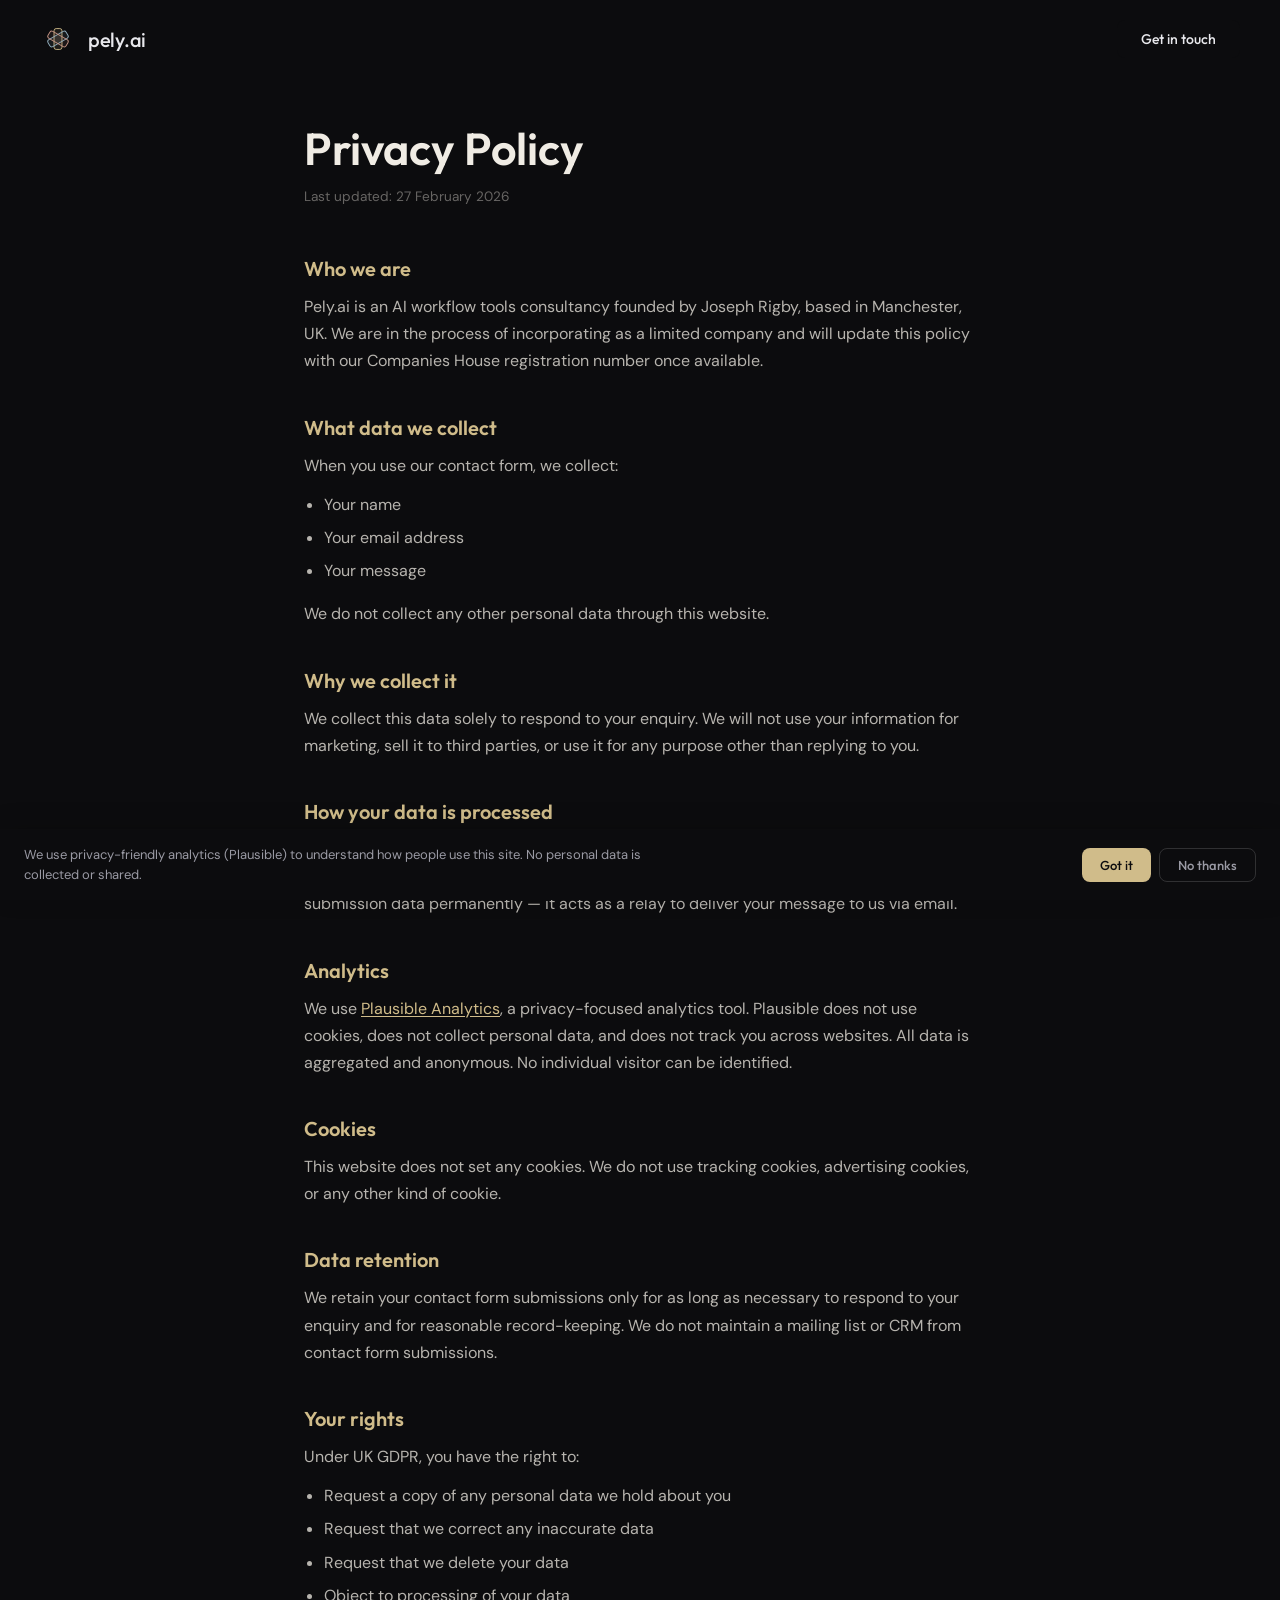
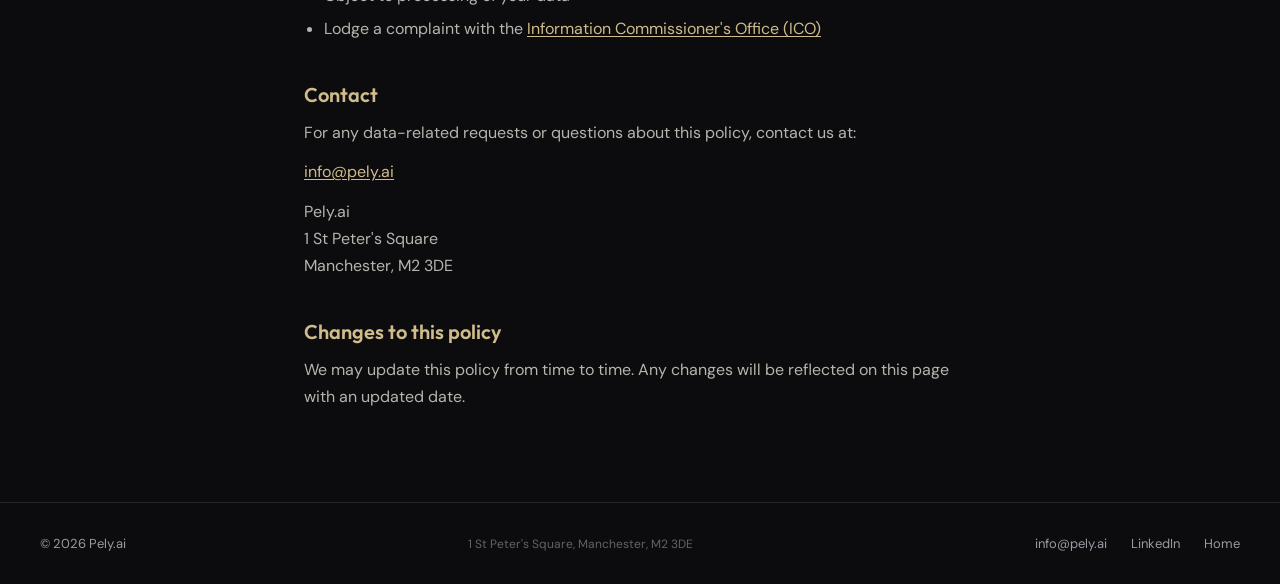
<file: privacy-policy.html>
<!DOCTYPE html>
<html lang="en">
<head>
<meta charset="UTF-8">
<meta name="viewport" content="width=device-width, initial-scale=1.0">
<title>Privacy Policy — Pely.ai</title>
<link rel="icon" type="image/png" href="favicon.png">
<link rel="apple-touch-icon" href="apple-touch-icon.png">
<link rel="preconnect" href="https://fonts.googleapis.com">
<link rel="preconnect" href="https://fonts.gstatic.com" crossorigin>
<link rel="canonical" href="https://pely.ai/privacy-policy.html">
<meta name="description" content="Pely.ai privacy policy. How we collect, use, and protect your personal data.">
<meta name="author" content="Pely.ai">
<meta name="geo.region" content="GB-MAN">
<meta name="geo.placename" content="Manchester">
<meta property="og:title" content="Privacy Policy — Pely.ai">
<meta property="og:description" content="How we collect, use, and protect your personal data.">
<meta property="og:type" content="website">
<meta property="og:url" content="https://pely.ai/privacy-policy">
<meta property="og:image" content="https://pely.ai/og-image.png">
<meta property="og:image:width" content="1200">
<meta property="og:image:height" content="630">
<meta name="twitter:card" content="summary_large_image">
<meta name="twitter:title" content="Privacy Policy — Pely.ai">
<meta name="twitter:description" content="How we collect, use, and protect your personal data.">
<meta name="theme-color" content="#0C0C0E">
<!-- Privacy-friendly analytics by Plausible -->
<script async src="https://plausible.io/js/pa-xqBqrFytfJUsaE7CxdEYX.js"></script>
<script>
  window.plausible=window.plausible||function(){(plausible.q=plausible.q||[]).push(arguments)},plausible.init=plausible.init||function(i){plausible.o=i||{}};
  plausible.init()
</script>
<link href="https://fonts.googleapis.com/css2?family=Outfit:wght@300;400;500;600;700&family=DM+Sans:ital,opsz,wght@0,9..40,300;0,9..40,400;0,9..40,500;1,9..40,400&display=swap" rel="stylesheet">
<link rel="stylesheet" href="styles.css">
<style>
  body { background: #0C0C0E; color: var(--text-light); }
  nav .nav-logo { color: var(--text-light); }
  nav .nav-wordmark { color: var(--text-light); }
  nav.scrolled { background: rgba(12,12,14,0.85); border-bottom-color: rgba(255,255,255,0.06); }
  .privacy-page {
    max-width: 720px;
    margin: 0 auto;
    padding: 120px 24px 80px;
  }
  .privacy-page h1 {
    font-family: 'Outfit', sans-serif;
    font-size: clamp(2rem, 4vw, 2.8rem);
    font-weight: 600;
    color: #f0ece4;
    margin-bottom: 8px;
  }
  .privacy-page .last-updated {
    color: rgba(240, 236, 228, 0.4);
    font-size: 0.85rem;
    margin-bottom: 48px;
  }
  .privacy-page h2 {
    font-family: 'Outfit', sans-serif;
    font-size: 1.25rem;
    font-weight: 600;
    color: #D0BC8A;
    margin-top: 40px;
    margin-bottom: 12px;
  }
  .privacy-page p,
  .privacy-page li {
    font-family: 'DM Sans', sans-serif;
    color: rgba(240, 236, 228, 0.75);
    font-size: 1rem;
    line-height: 1.7;
    margin-bottom: 12px;
  }
  .privacy-page ul {
    padding-left: 20px;
    margin-bottom: 16px;
  }
  .privacy-page li {
    margin-bottom: 6px;
  }
  .privacy-page a {
    color: #D0BC8A;
    text-decoration: underline;
    text-underline-offset: 2px;
  }
  .privacy-page a:hover {
    color: #f0ece4;
  }
</style>
</head>
<body>

<!-- NAV -->
<nav id="nav" aria-label="Main navigation">
  <a href="/" class="nav-logo" aria-label="Pely.ai home">
    <svg width="36" height="36" role="img" aria-label="Pely.ai logo" viewBox="0 0 200 200">
      <rect x="78" y="42" width="44" height="116" rx="12" transform="rotate(0 100 100)" stroke="#D0BC8A" stroke-width="5" fill="#D0BC8A" fill-opacity="0.09"/>
      <rect x="78" y="42" width="44" height="116" rx="12" transform="rotate(60 100 100)" stroke="#94B0C0" stroke-width="5" fill="#94B0C0" fill-opacity="0.09"/>
      <rect x="78" y="42" width="44" height="116" rx="12" transform="rotate(120 100 100)" stroke="#C49484" stroke-width="5" fill="#C49484" fill-opacity="0.09"/>
    </svg>
    <span class="nav-wordmark">pely.ai</span>
  </a>
  <a href="/#contact" class="nav-cta" aria-label="Get in touch — go to contact form">Get in touch</a>
</nav>

<main class="privacy-page">
  <h1>Privacy Policy</h1>
  <p class="last-updated">Last updated: 27 February 2026</p>

  <h2>Who we are</h2>
  <p>Pely.ai is an AI workflow tools consultancy founded by Joseph Rigby, based in Manchester, UK. We are in the process of incorporating as a limited company and will update this policy with our Companies House registration number once available.</p>

  <h2>What data we collect</h2>
  <p>When you use our contact form, we collect:</p>
  <ul>
    <li>Your name</li>
    <li>Your email address</li>
    <li>Your message</li>
  </ul>
  <p>We do not collect any other personal data through this website.</p>

  <h2>Why we collect it</h2>
  <p>We collect this data solely to respond to your enquiry. We will not use your information for marketing, sell it to third parties, or use it for any purpose other than replying to you.</p>

  <h2>How your data is processed</h2>
  <p>Our contact form is powered by <a href="https://formsubmit.co/" target="_blank" rel="noopener">FormSubmit</a>, a form submission service. When you submit the form, your data is forwarded directly to <strong>info@pely.ai</strong>. FormSubmit does not store your submission data permanently — it acts as a relay to deliver your message to us via email.</p>

  <h2>Analytics</h2>
  <p>We use <a href="https://plausible.io/" target="_blank" rel="noopener">Plausible Analytics</a>, a privacy-focused analytics tool. Plausible does not use cookies, does not collect personal data, and does not track you across websites. All data is aggregated and anonymous. No individual visitor can be identified.</p>

  <h2>Cookies</h2>
  <p>This website does not set any cookies. We do not use tracking cookies, advertising cookies, or any other kind of cookie.</p>

  <h2>Data retention</h2>
  <p>We retain your contact form submissions only for as long as necessary to respond to your enquiry and for reasonable record-keeping. We do not maintain a mailing list or CRM from contact form submissions.</p>

  <h2>Your rights</h2>
  <p>Under UK GDPR, you have the right to:</p>
  <ul>
    <li>Request a copy of any personal data we hold about you</li>
    <li>Request that we correct any inaccurate data</li>
    <li>Request that we delete your data</li>
    <li>Object to processing of your data</li>
    <li>Lodge a complaint with the <a href="https://ico.org.uk/" target="_blank" rel="noopener">Information Commissioner's Office (ICO)</a></li>
  </ul>

  <h2>Contact</h2>
  <p>For any data-related requests or questions about this policy, contact us at:</p>
  <p><a href="mailto:info@pely.ai">info@pely.ai</a></p>
  <p>Pely.ai<br>1 St Peter's Square<br>Manchester, M2 3DE</p>

  <h2>Changes to this policy</h2>
  <p>We may update this policy from time to time. Any changes will be reflected on this page with an updated date.</p>
</main>

<footer class="footer-bottom">
  <span>&copy; 2026 Pely.ai</span>
  <address class="footer-address">1 St Peter's Square, Manchester, M2 3DE</address>
  <div class="footer-links">
    <a href="mailto:info@pely.ai">info@pely.ai</a>
    <a href="https://linkedin.com/in/" target="_blank" rel="noopener" aria-label="LinkedIn profile">LinkedIn</a>
    <a href="/" aria-label="Back to home page">Home</a>
  </div>
</footer>

<!-- Cookie consent banner -->
<div class="cookie-banner" id="cookie-banner" hidden>
  <p>We use privacy-friendly analytics (Plausible) to understand how people use this site. No personal data is collected or shared.</p>
  <div class="cookie-actions">
    <button class="cookie-accept" id="cookie-accept">Got it</button>
    <button class="cookie-decline" id="cookie-decline">No thanks</button>
  </div>
</div>

<script defer src="main.js"></script>
</body>
</html>
</file>
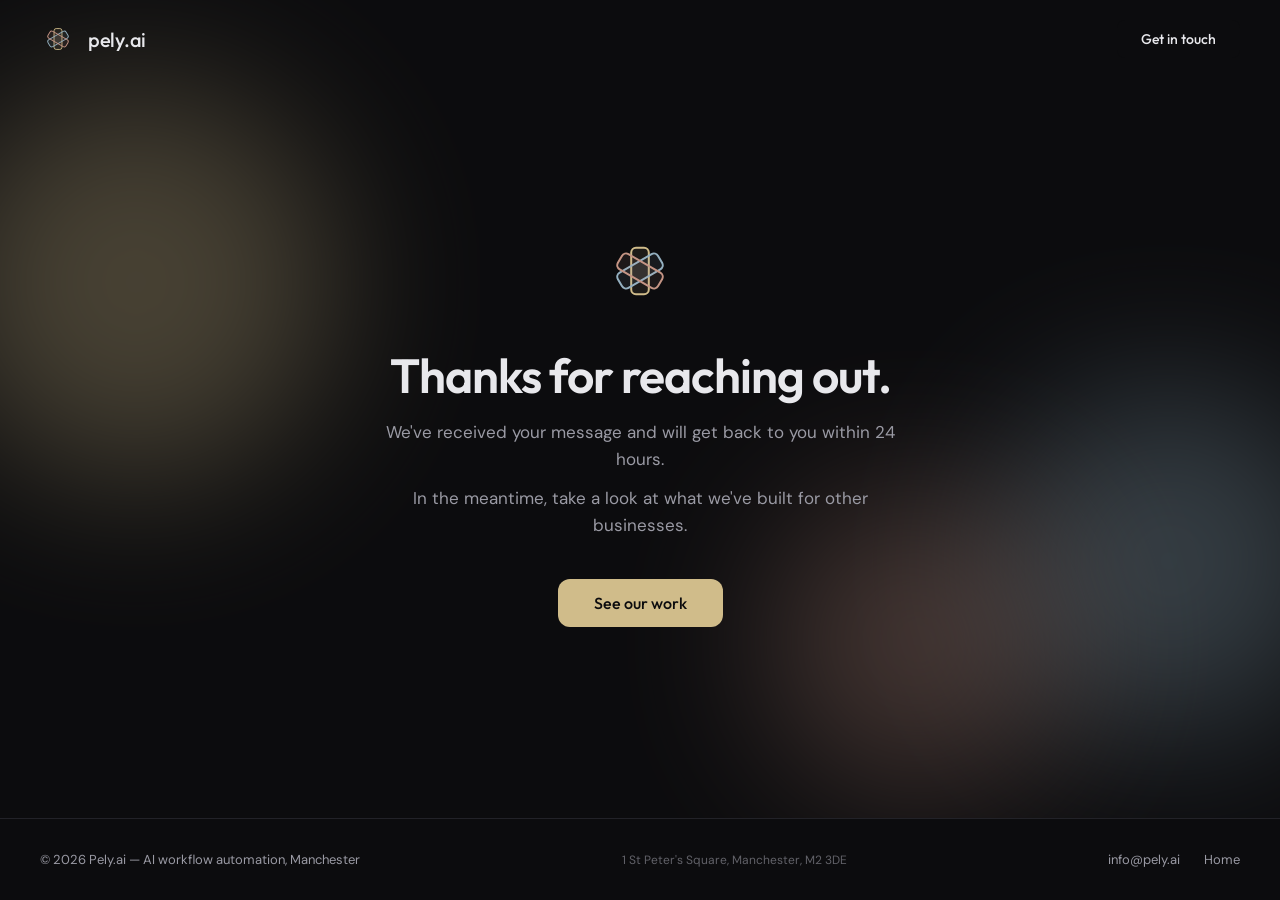
<file: thank-you.html>
<!DOCTYPE html>
<html lang="en">
<head>
<meta charset="UTF-8">
<meta name="viewport" content="width=device-width, initial-scale=1.0">
<meta name="theme-color" content="#0C0C0E">
<title>Thanks for reaching out — Pely.ai</title>
<link rel="icon" type="image/png" href="favicon.png">
<link rel="apple-touch-icon" href="apple-touch-icon.png">
<link rel="canonical" href="https://pely.ai/thank-you">
<meta name="robots" content="noindex">
<!-- Privacy-friendly analytics by Plausible -->
<script async src="https://plausible.io/js/pa-xqBqrFytfJUsaE7CxdEYX.js"></script>
<script>
  window.plausible=window.plausible||function(){(plausible.q=plausible.q||[]).push(arguments)},plausible.init=plausible.init||function(i){plausible.o=i||{}};
  plausible.init()
</script>
<link rel="preconnect" href="https://fonts.googleapis.com">
<link rel="preconnect" href="https://fonts.gstatic.com" crossorigin>
<link href="https://fonts.googleapis.com/css2?family=Outfit:wght@300;400;500;600;700&family=DM+Sans:ital,opsz,wght@0,9..40,300;0,9..40,400;0,9..40,500;1,9..40,400&display=swap" rel="stylesheet">
<link rel="stylesheet" href="styles.css">
<style>
  body { background: #0C0C0E; color: var(--text-light); min-height: 100vh; display: flex; flex-direction: column; }
  nav .nav-logo { color: var(--text-light); }
  nav .nav-wordmark { color: var(--text-light); }
  nav.scrolled { background: rgba(12,12,14,0.85); border-bottom-color: rgba(255,255,255,0.06); }
  .thankyou-page {
    flex: 1; display: flex; align-items: center; justify-content: center;
    text-align: center; padding: 120px 24px 80px; position: relative; overflow: hidden;
  }
  .thankyou-content { position: relative; z-index: 2; max-width: 520px; }
  .thankyou-mark { margin-bottom: 32px; opacity: 0; animation: fadeUp 0.8s ease forwards 0.2s; }
  .thankyou-page h1 {
    font-family: 'Outfit', sans-serif; font-size: clamp(32px, 5vw, 48px); font-weight: 600;
    letter-spacing: -1px; line-height: 1.15; margin-bottom: 16px;
    opacity: 0; animation: fadeUp 0.8s ease forwards 0.4s;
  }
  .thankyou-page p {
    font-size: 17px; color: var(--text-light-dim); line-height: 1.6; margin-bottom: 12px;
    opacity: 0; animation: fadeUp 0.8s ease forwards 0.6s;
  }
  .thankyou-page .thankyou-cta {
    display: inline-block; margin-top: 28px; padding: 14px 36px; border-radius: 12px;
    background: var(--gold); color: var(--ink); text-decoration: none;
    font-family: 'Outfit', sans-serif; font-weight: 500; font-size: 16px;
    transition: transform 0.3s, box-shadow 0.3s;
    opacity: 0; animation: fadeUp 0.8s ease forwards 0.8s;
  }
  .thankyou-page .thankyou-cta:hover { transform: translateY(-3px); box-shadow: 0 12px 40px rgba(208,188,138,0.2); }
  .footer-bottom { margin-top: auto; }
  .footer-bottom span, .footer-bottom address, .footer-bottom a { color: var(--text-light-dim); }
</style>
</head>
<body>

<!-- NAV -->
<nav id="nav" aria-label="Main navigation">
  <a href="/" class="nav-logo" aria-label="Pely.ai home">
    <svg xmlns="http://www.w3.org/2000/svg" width="36" height="36" viewBox="0 0 200 200" role="img" aria-label="Pely.ai logo">
      <rect x="78" y="42" width="44" height="116" rx="12" transform="rotate(0 100 100)" stroke="#D0BC8A" stroke-width="5" fill="#D0BC8A" fill-opacity="0.09"/>
      <rect x="78" y="42" width="44" height="116" rx="12" transform="rotate(60 100 100)" stroke="#94B0C0" stroke-width="5" fill="#94B0C0" fill-opacity="0.09"/>
      <rect x="78" y="42" width="44" height="116" rx="12" transform="rotate(120 100 100)" stroke="#C49484" stroke-width="5" fill="#C49484" fill-opacity="0.09"/>
    </svg>
    <span class="nav-wordmark">pely.ai</span>
  </a>
  <div class="nav-links">
    <a href="/#contact" class="nav-cta" aria-label="Get in touch">Get in touch</a>
  </div>
</nav>

<main class="thankyou-page">
  <div class="orb hero-orb-1" aria-hidden="true"></div>
  <div class="orb hero-orb-2" aria-hidden="true"></div>
  <div class="orb hero-orb-3" aria-hidden="true"></div>
  <div class="thankyou-content">
    <div class="thankyou-mark" aria-hidden="true">
      <svg xmlns="http://www.w3.org/2000/svg" width="80" height="80" viewBox="0 0 200 200">
        <rect x="78" y="42" width="44" height="116" rx="12" transform="rotate(0 100 100)" stroke="#D0BC8A" stroke-width="5" fill="#D0BC8A" fill-opacity="0.09"/>
        <rect x="78" y="42" width="44" height="116" rx="12" transform="rotate(60 100 100)" stroke="#94B0C0" stroke-width="5" fill="#94B0C0" fill-opacity="0.09"/>
        <rect x="78" y="42" width="44" height="116" rx="12" transform="rotate(120 100 100)" stroke="#C49484" stroke-width="5" fill="#C49484" fill-opacity="0.09"/>
      </svg>
    </div>
    <h1>Thanks for reaching out.</h1>
    <p>We've received your message and will get back to you within 24 hours.</p>
    <p>In the meantime, take a look at what we've built for other businesses.</p>
    <a href="/#cs-andinn" class="thankyou-cta">See our work</a>
  </div>
</main>

<footer class="footer-bottom">
  <span>&copy; 2026 Pely.ai — AI workflow automation, Manchester</span>
  <address class="footer-address">1 St Peter's Square, Manchester, M2 3DE</address>
  <div class="footer-links">
    <a href="mailto:info@pely.ai">info@pely.ai</a>
    <a href="/" aria-label="Back to home page">Home</a>
  </div>
</footer>

</body>
</html>
</file>
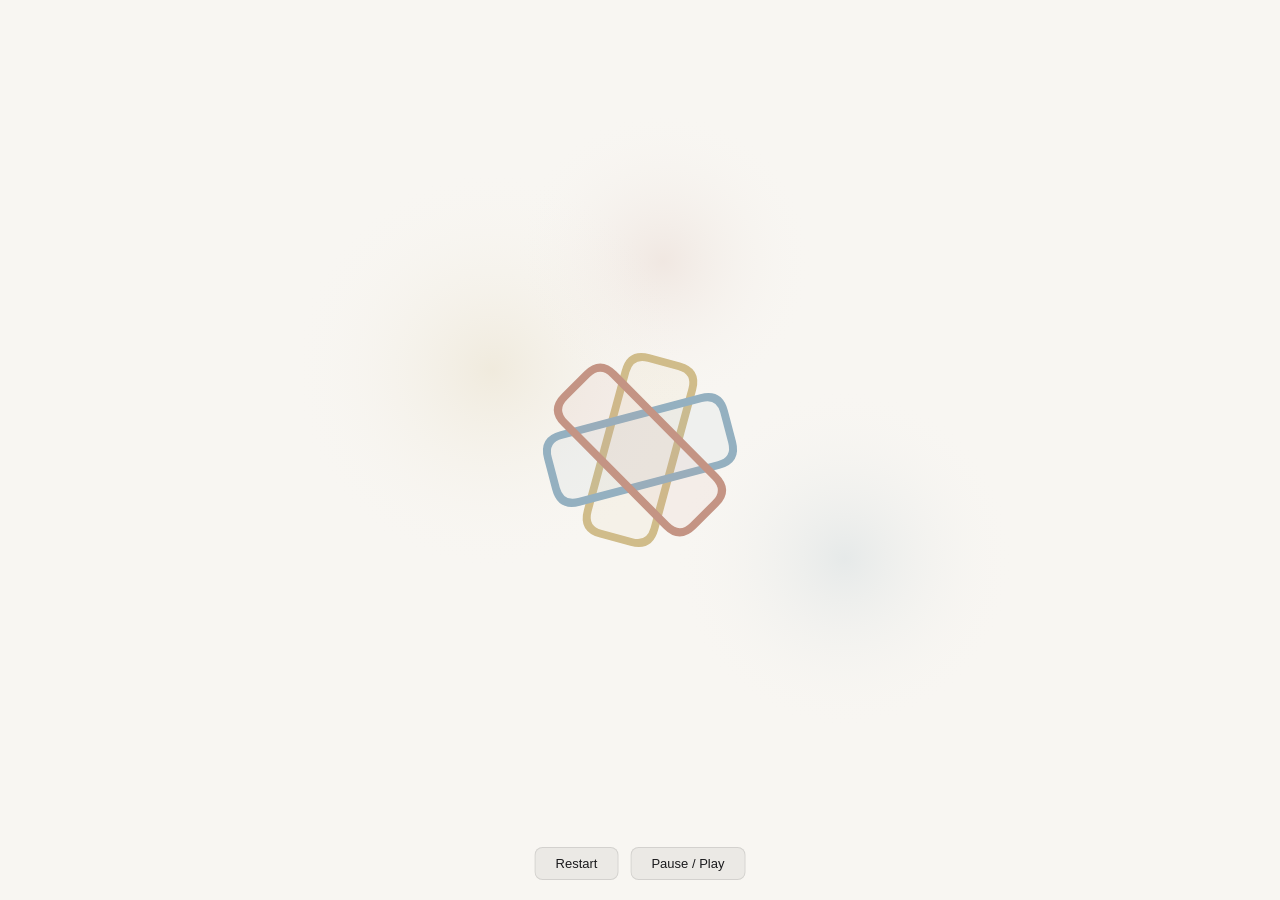
<file: brand-assets/orb-spin-animation-light.html>
<!DOCTYPE html>
<html>
<head>
<meta charset="UTF-8">
<title>Pely.ai Orb Spin Animation (Light)</title>
<style>
  * { margin: 0; padding: 0; }
  body { background: #F8F6F2; display: flex; align-items: center; justify-content: center; min-height: 100vh; overflow: hidden; }
  canvas { display: block; }
  .controls {
    position: fixed; bottom: 20px; left: 50%; transform: translateX(-50%);
    display: flex; gap: 12px; z-index: 10;
  }
  .controls button {
    padding: 8px 20px; border-radius: 8px; border: 1px solid rgba(0,0,0,0.1);
    background: rgba(0,0,0,0.05); color: #1A1A1C;
    font-family: sans-serif; font-size: 13px; cursor: pointer;
  }
  .controls button:hover { background: rgba(0,0,0,0.1); }
</style>
</head>
<body>

<canvas id="canvas" width="800" height="800"></canvas>

<div class="controls">
  <button onclick="restart()">Restart</button>
  <button onclick="togglePause()">Pause / Play</button>
</div>

<script>
const canvas = document.getElementById('canvas');
const ctx = canvas.getContext('2d');
const W = 800, H = 800;
const cx = W / 2, cy = H / 2;
const BG = '#F8F6F2';

const DURATION = 6000;

let startTime = null;
let paused = false;

const colors = [
  { stroke: '#D0BC8A', fill: 'rgba(208,188,138,0.09)' },
  { stroke: '#94B0C0', fill: 'rgba(148,176,192,0.09)' },
  { stroke: '#C49484', fill: 'rgba(196,148,132,0.09)' }
];
const angles = [0, 60, 120];

function drawRoundedRect(x, y, w, h, r) {
  ctx.beginPath();
  ctx.moveTo(x + r, y);
  ctx.lineTo(x + w - r, y);
  ctx.quadraticCurveTo(x + w, y, x + w, y + r);
  ctx.lineTo(x + w, y + h - r);
  ctx.quadraticCurveTo(x + w, y + h, x + w - r, y + h);
  ctx.lineTo(x + r, y + h);
  ctx.quadraticCurveTo(x, y + h, x, y + h - r);
  ctx.lineTo(x, y + r);
  ctx.quadraticCurveTo(x, y, x + r, y);
  ctx.closePath();
}

function easeInOut(t) {
  return t < 0.5 ? 4 * t * t * t : 1 - Math.pow(-2 * t + 2, 3) / 2;
}

function getSpeed(t) {
  if (t < 0.33) {
    return easeInOut(t / 0.33) * 0.3 + 0.05;
  } else if (t < 0.66) {
    const sub = (t - 0.33) / 0.33;
    return 0.35 + easeInOut(sub) * 2.5;
  } else {
    const sub = (t - 0.66) / 0.34;
    return 2.85 * (1 - easeInOut(sub));
  }
}

function drawOrbs(rotation) {
  const orbData = [
    { x: cx - 150, y: cy - 100, r: 200, color: 'rgba(208,188,138,0.2)' },
    { x: cx + 180, y: cy + 120, r: 170, color: 'rgba(148,176,192,0.18)' },
    { x: cx + 50, y: cy - 180, r: 150, color: 'rgba(196,148,132,0.15)' }
  ];

  orbData.forEach((orb, i) => {
    const offsetAngle = rotation * 0.3 + i * 2.094;
    const ox = orb.x + Math.sin(offsetAngle) * 30;
    const oy = orb.y + Math.cos(offsetAngle) * 20;

    const grad = ctx.createRadialGradient(ox, oy, 0, ox, oy, orb.r);
    grad.addColorStop(0, orb.color);
    grad.addColorStop(1, BG + '00');
    ctx.fillStyle = grad;
    ctx.beginPath();
    ctx.arc(ox, oy, orb.r, 0, Math.PI * 2);
    ctx.fill();
  });
}

function drawMark(rotation, scale) {
  ctx.save();
  ctx.translate(cx, cy);
  ctx.scale(scale, scale);

  for (let i = 0; i < 3; i++) {
    ctx.save();
    ctx.rotate((angles[i] + rotation) * Math.PI / 180);

    const rw = 44, rh = 116, rx = 12;
    const x = -rw / 2, y = -rh / 2;

    drawRoundedRect(x, y, rw, rh, rx);
    ctx.fillStyle = colors[i].fill;
    ctx.fill();
    ctx.strokeStyle = colors[i].stroke;
    ctx.lineWidth = 5;
    ctx.stroke();

    ctx.restore();
  }

  ctx.restore();
}

function frame(timestamp) {
  if (paused) { requestAnimationFrame(frame); return; }
  if (!startTime) startTime = timestamp;

  const elapsed = timestamp - startTime;
  const t = Math.min(elapsed / DURATION, 1);

  const steps = 200;
  let totalRotation = 0;
  for (let i = 0; i <= Math.floor(t * steps); i++) {
    totalRotation += getSpeed(i / steps) * (360 / steps) * 3;
  }

  const scale = 1.5 + Math.sin(t * Math.PI * 4) * 0.08;

  ctx.fillStyle = BG;
  ctx.fillRect(0, 0, W, H);

  drawOrbs(totalRotation * Math.PI / 180);
  drawMark(totalRotation, scale);

  if (t < 1) {
    requestAnimationFrame(frame);
  }
}

function restart() {
  startTime = null;
  paused = false;
  requestAnimationFrame(frame);
}

function togglePause() {
  paused = !paused;
  if (!paused) requestAnimationFrame(frame);
}

requestAnimationFrame(frame);
</script>
</body>
</html>
</file>
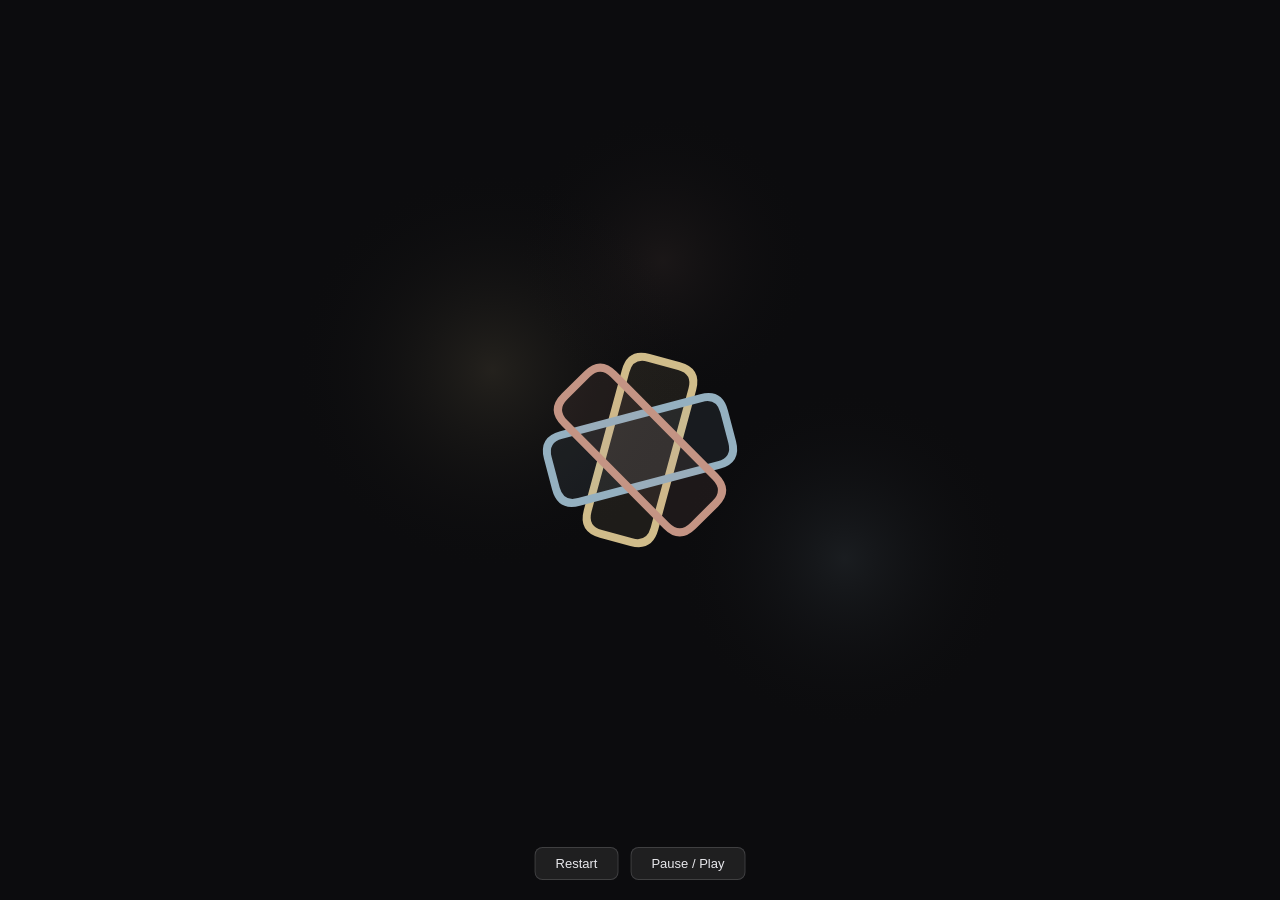
<file: brand-assets/orb-spin-animation.html>
<!DOCTYPE html>
<html>
<head>
<meta charset="UTF-8">
<title>Pely.ai Orb Spin Animation</title>
<style>
  * { margin: 0; padding: 0; }
  body { background: #0C0C0E; display: flex; align-items: center; justify-content: center; min-height: 100vh; overflow: hidden; }
  canvas { display: block; }
  .controls {
    position: fixed; bottom: 20px; left: 50%; transform: translateX(-50%);
    display: flex; gap: 12px; z-index: 10;
  }
  .controls button {
    padding: 8px 20px; border-radius: 8px; border: 1px solid rgba(255,255,255,0.15);
    background: rgba(255,255,255,0.08); color: #E8E8EC;
    font-family: sans-serif; font-size: 13px; cursor: pointer;
  }
  .controls button:hover { background: rgba(255,255,255,0.15); }
</style>
</head>
<body>

<canvas id="canvas" width="800" height="800"></canvas>

<div class="controls">
  <button onclick="restart()">Restart</button>
  <button onclick="togglePause()">Pause / Play</button>
</div>

<script>
const canvas = document.getElementById('canvas');
const ctx = canvas.getContext('2d');
const W = 800, H = 800;
const cx = W / 2, cy = H / 2;

// Animation: 6 seconds total
// 0-2s: slow spin
// 2-4s: speed up
// 4-5s: fast spin
// 5-6s: decelerate back to zero
const DURATION = 6000;

let startTime = null;
let paused = false;
let pauseTime = 0;

// Brand mark: three rounded rects at 0°, 60°, 120°
const colors = [
  { stroke: '#D0BC8A', fill: 'rgba(208,188,138,0.09)' },  // gold
  { stroke: '#94B0C0', fill: 'rgba(148,176,192,0.09)' },  // crystal
  { stroke: '#C49484', fill: 'rgba(196,148,132,0.09)' }    // sand
];
const angles = [0, 60, 120];

function drawRoundedRect(x, y, w, h, r) {
  ctx.beginPath();
  ctx.moveTo(x + r, y);
  ctx.lineTo(x + w - r, y);
  ctx.quadraticCurveTo(x + w, y, x + w, y + r);
  ctx.lineTo(x + w, y + h - r);
  ctx.quadraticCurveTo(x + w, y + h, x + w - r, y + h);
  ctx.lineTo(x + r, y + h);
  ctx.quadraticCurveTo(x, y + h, x, y + h - r);
  ctx.lineTo(x, y + r);
  ctx.quadraticCurveTo(x, y, x + r, y);
  ctx.closePath();
}

function easeInOut(t) {
  return t < 0.5 ? 4 * t * t * t : 1 - Math.pow(-2 * t + 2, 3) / 2;
}

function getSpeed(t) {
  // t is 0..1 over the full duration
  // Returns angular velocity multiplier
  if (t < 0.33) {
    // Slow phase → accelerating
    return easeInOut(t / 0.33) * 0.3 + 0.05;
  } else if (t < 0.66) {
    // Fast phase
    const sub = (t - 0.33) / 0.33;
    return 0.35 + easeInOut(sub) * 2.5;
  } else {
    // Decelerating back to zero
    const sub = (t - 0.66) / 0.34;
    return 2.85 * (1 - easeInOut(sub));
  }
}

function drawOrbs(rotation) {
  // Background orbs (blurred circles)
  const orbData = [
    { x: cx - 150, y: cy - 100, r: 200, color: 'rgba(208,188,138,0.12)' },
    { x: cx + 180, y: cy + 120, r: 170, color: 'rgba(148,176,192,0.10)' },
    { x: cx + 50, y: cy - 180, r: 150, color: 'rgba(196,148,132,0.08)' }
  ];

  orbData.forEach((orb, i) => {
    const offsetAngle = rotation * 0.3 + i * 2.094;
    const ox = orb.x + Math.sin(offsetAngle) * 30;
    const oy = orb.y + Math.cos(offsetAngle) * 20;

    const grad = ctx.createRadialGradient(ox, oy, 0, ox, oy, orb.r);
    grad.addColorStop(0, orb.color);
    grad.addColorStop(1, 'rgba(12,12,14,0)');
    ctx.fillStyle = grad;
    ctx.beginPath();
    ctx.arc(ox, oy, orb.r, 0, Math.PI * 2);
    ctx.fill();
  });
}

function drawMark(rotation, scale) {
  ctx.save();
  ctx.translate(cx, cy);
  ctx.scale(scale, scale);

  for (let i = 0; i < 3; i++) {
    ctx.save();
    ctx.rotate((angles[i] + rotation) * Math.PI / 180);

    // Rect centred at origin: width 44, height 116, offset so centre is at (0,0)
    const rw = 44, rh = 116, rx = 12;
    const x = -rw / 2, y = -rh / 2;

    drawRoundedRect(x, y, rw, rh, rx);
    ctx.fillStyle = colors[i].fill;
    ctx.fill();
    ctx.strokeStyle = colors[i].stroke;
    ctx.lineWidth = 5;
    ctx.stroke();

    ctx.restore();
  }

  ctx.restore();
}

function frame(timestamp) {
  if (paused) { requestAnimationFrame(frame); return; }
  if (!startTime) startTime = timestamp;

  const elapsed = timestamp - startTime;
  const t = Math.min(elapsed / DURATION, 1);

  // Integrate speed to get rotation angle
  const steps = 200;
  let totalRotation = 0;
  for (let i = 0; i <= Math.floor(t * steps); i++) {
    totalRotation += getSpeed(i / steps) * (360 / steps) * 3;
  }

  // Scale pulse: subtle breathe
  const scale = 1.5 + Math.sin(t * Math.PI * 4) * 0.08;

  // Clear
  ctx.fillStyle = '#0C0C0E';
  ctx.fillRect(0, 0, W, H);

  // Draw orbs
  drawOrbs(totalRotation * Math.PI / 180);

  // Draw mark
  drawMark(totalRotation, scale);

  if (t < 1) {
    requestAnimationFrame(frame);
  }
}

function restart() {
  startTime = null;
  paused = false;
  requestAnimationFrame(frame);
}

function togglePause() {
  paused = !paused;
  if (!paused) requestAnimationFrame(frame);
}

requestAnimationFrame(frame);
</script>
</body>
</html>
</file>
<file: styles.css>
:root {
  --gold: #D0BC8A; --gold-deep: #B0A070;
  --crystal: #94B0C0; --crystal-deep: #7892A2;
  --sand: #C49484; --sand-deep: #A87868;
  --ink: #0C0C0E; --ink-surface: #141416; --ink-border: #222228;
  --shell: #F8F6F2; --shell-warm: #F3F0EB;
  --glass-light: rgba(255,255,255,0.45); --glass-light-border: rgba(255,255,255,0.25);
  --glass-dark: rgba(255,255,255,0.05); --glass-dark-border: rgba(255,255,255,0.08);
  --text-dark: #1A1A1C; --text-body: #4A4A52; --text-dim: #7A7A84;
  --text-light: #E8E8EC; --text-light-dim: #9A9AA4;
}
* { margin: 0; padding: 0; box-sizing: border-box; }
html { scroll-behavior: smooth; -webkit-font-smoothing: antialiased; }
body { font-family: 'DM Sans', sans-serif; color: var(--text-dark); background: var(--shell); overflow-x: hidden; }
h1,h2,h3,h4,h5 { font-family: 'Outfit', sans-serif; }

/* SKIP LINK */
.skip-link {
  position: absolute; top: -100%; left: 16px; z-index: 200;
  padding: 8px 16px; background: var(--ink); color: var(--text-light);
  font-family: 'Outfit', sans-serif; font-size: 14px; font-weight: 500;
  border-radius: 0 0 8px 8px; text-decoration: none;
  transition: top 0.2s;
}
.skip-link:focus { top: 0; }

/* NAV */
nav { position: fixed; top: 0; left: 0; right: 0; z-index: 100; padding: 20px 40px; display: flex; justify-content: space-between; align-items: center; transition: all 0.4s; }
nav.scrolled { background: rgba(248,246,242,0.7); backdrop-filter: blur(24px); -webkit-backdrop-filter: blur(24px); border-bottom: 1px solid rgba(0,0,0,0.04); }
.nav-logo { display: flex; align-items: center; gap: 12px; text-decoration: none; color: var(--text-dark); }
.nav-wordmark { font-family: 'Outfit'; font-weight: 500; font-size: 20px; letter-spacing: -0.3px; }
.nav-links { display: flex; align-items: center; gap: 24px; }
.nav-link-pilot {
  font-family: 'Outfit'; font-size: 14px; font-weight: 500;
  text-decoration: none;
  background: linear-gradient(90deg, var(--gold) 0%, var(--gold) 40%, var(--crystal) 50%, var(--gold) 60%, var(--gold) 100%);
  background-size: 200% 100%;
  -webkit-background-clip: text; background-clip: text; -webkit-text-fill-color: transparent;
  animation: navTextShimmer 4s ease-in-out infinite;
  transition: opacity 0.2s;
}
@keyframes navTextShimmer {
  0%, 100% { background-position: 100% 0; }
  50% { background-position: -100% 0; }
}
.nav-link-pilot:hover { opacity: 0.75; }
.nav-cta { font-family: 'Outfit'; font-size: 14px; font-weight: 500; padding: 10px 24px; border-radius: 8px; background: var(--ink); color: var(--text-light); text-decoration: none; transition: transform 0.2s, opacity 0.2s; }
.nav-cta:hover { opacity: 0.85; transform: translateY(-1px); }
@media (max-width: 600px) { .nav-link-pilot { display: none; } }
.container { max-width: 1140px; margin: 0 auto; padding: 0 40px; }

/* HERO */
.hero { min-height: 100vh; display: flex; align-items: center; justify-content: center; text-align: center; position: relative; overflow: hidden; background: linear-gradient(180deg, var(--shell) 0%, var(--shell-warm) 100%); }
.hero-bg-mark { position: absolute; top: 50%; left: 50%; transform: translate(-50%,-50%); opacity: 0.035; animation: hero-rotate 120s linear infinite; }
@keyframes hero-rotate { from { transform: translate(-50%,-50%) rotate(0deg); } to { transform: translate(-50%,-50%) rotate(360deg); } }
.orb { position: absolute; border-radius: 50%; filter: blur(80px); pointer-events: none; }
.hero-orb-1 { width: 400px; height: 400px; background: var(--gold); top: 10%; left: -5%; opacity: 0.3; animation: orb-float 20s ease-in-out infinite; }
.hero-orb-2 { width: 350px; height: 350px; background: var(--crystal); bottom: 10%; right: -5%; opacity: 0.3; animation: orb-float 20s ease-in-out infinite -7s; }
.hero-orb-3 { width: 300px; height: 300px; background: var(--sand); top: 60%; left: 60%; opacity: 0.3; animation: orb-float 20s ease-in-out infinite -13s; }
@keyframes orb-float { 0%,100% { transform: translate(0,0) scale(1); } 33% { transform: translate(30px,-40px) scale(1.05); } 66% { transform: translate(-20px,20px) scale(0.95); } }
.hero-content { position: relative; z-index: 2; max-width: 720px; }
.hero-mark { margin-bottom: 32px; opacity: 0; animation: fadeUp 0.8s ease forwards 0.2s; }
.hero h1 {
  font-size: clamp(42px,6vw,72px); font-weight: 600; letter-spacing: -1.5px; line-height: 1.05; margin-bottom: 24px;
  opacity: 0; animation: fadeUp 0.8s ease forwards 0.4s;
  background: linear-gradient(90deg, var(--text-dark) 0%, var(--text-dark) 40%, var(--gold) 50%, var(--crystal) 55%, var(--text-dark) 60%, var(--text-dark) 100%);
  background-size: 200% 100%;
  -webkit-background-clip: text; background-clip: text; -webkit-text-fill-color: transparent;
  animation: fadeUp 0.8s ease forwards 0.4s, heroShimmer 6s ease-in-out 1.5s infinite;
}
@keyframes heroShimmer {
  0%, 100% { background-position: 100% 0; }
  50% { background-position: -100% 0; }
}
.hero p { font-size: 18px; color: var(--text-body); line-height: 1.6; max-width: 480px; margin: 0 auto 40px; opacity: 0; animation: fadeUp 0.8s ease forwards 0.6s; }
.hero-cta { display: inline-block; font-family: 'Outfit'; font-weight: 500; font-size: 16px; padding: 14px 36px; border-radius: 12px; background: var(--ink); color: var(--text-light); text-decoration: none; transition: transform 0.3s, box-shadow 0.3s; opacity: 0; animation: fadeUp 0.8s ease forwards 0.8s; }
.hero-cta:hover { transform: translateY(-3px); box-shadow: 0 12px 40px rgba(0,0,0,0.15); }
@keyframes fadeUp { from { opacity: 0; transform: translateY(30px); } to { opacity: 1; transform: translateY(0); } }

/* MISSION */
.mission { padding: 160px 0; background: var(--shell); text-align: center; }
.mission-text { font-family: 'Outfit'; font-size: clamp(28px,4vw,52px); font-weight: 500; letter-spacing: -0.8px; line-height: 1.25; max-width: 820px; margin: 0 auto; }
.mission-text em { font-style: normal; color: var(--sand-deep); }
.mission-word { display: inline-block; opacity: 0.12; transition: opacity 0.5s ease; }
.mission-word.lit { opacity: 1; }

/* MANCHESTER SKYLINE */
.manchester-skyline {
  margin-top: 80px;
  width: 100%;
  overflow: hidden;
}
.manchester-skyline img {
  width: 150%;
  max-width: 5504px;
  display: block;
  opacity: 0.55;
  filter: grayscale(0.2);
  will-change: transform;
  transform: translateX(0);
  image-rendering: auto;
}

/* ETYMOLOGY */
.etymology {
  text-align: center; padding: 80px 24px;
  background: var(--shell);
}
.etymology p {
  font-family: 'Outfit'; font-size: clamp(20px, 3vw, 28px); font-weight: 300;
  color: var(--text-body); letter-spacing: 0.3px; line-height: 1.6;
  max-width: 600px; margin: 0 auto;
}
.etymology em {
  font-style: italic; font-weight: 500;
  background: linear-gradient(135deg, var(--sand-deep), var(--gold));
  -webkit-background-clip: text; background-clip: text; -webkit-text-fill-color: transparent;
}

/* SERVICES */
.services { padding: 100px 0 120px; background: var(--ink); color: var(--text-light); position: relative; overflow: hidden; }
.services-orb-1 { width: 500px; height: 500px; background: var(--gold); top: -20%; right: -10%; opacity: 0.15; filter: blur(120px); }
.services-orb-2 { width: 400px; height: 400px; background: var(--crystal); bottom: -20%; left: -10%; opacity: 0.15; filter: blur(120px); }
.section-label { font-family: 'Outfit'; font-weight: 400; font-size: 12px; letter-spacing: 3px; text-transform: uppercase; color: var(--text-light-dim); margin-bottom: 48px; }
.services-grid { display: grid; grid-template-columns: repeat(4,1fr); gap: 20px; position: relative; z-index: 2; }
.service-card { background: var(--glass-dark); border: 1px solid var(--glass-dark-border); border-radius: 16px; padding: 36px 28px; backdrop-filter: blur(20px); transition: border-color 0.3s, transform 0.3s, background 0.3s; }
.service-card:hover { border-color: rgba(255,255,255,0.14); transform: translateY(-6px); background: rgba(255,255,255,0.08); }
.service-icon { width: 44px; height: 44px; border-radius: 12px; display: flex; align-items: center; justify-content: center; margin-bottom: 20px; }
.service-card h3 { font-size: 17px; font-weight: 500; margin-bottom: 10px; }
.service-card p { font-size: 14px; line-height: 1.6; color: var(--text-light-dim); }

/* CASE STUDIES */
.case-studies { padding: 120px 0; background: var(--shell); position: relative; overflow: hidden; }
.cs-orb-1 { width: 450px; height: 450px; background: var(--gold); top: 5%; left: -15%; opacity: 0.12; filter: blur(100px); }
.cs-orb-2 { width: 400px; height: 400px; background: var(--crystal); top: 35%; right: -10%; opacity: 0.1; filter: blur(100px); }
.cs-orb-3 { width: 350px; height: 350px; background: var(--sand); top: 65%; left: -10%; opacity: 0.1; filter: blur(100px); }
.case-studies .section-label { color: var(--text-dim); }
.case-study { display: grid; grid-template-columns: 1fr 1fr; gap: 64px; align-items: center; margin-bottom: 160px; min-height: 70vh; position: relative; z-index: 2; }
.case-study:last-child { margin-bottom: 0; }
.case-study:nth-child(even) { direction: rtl; }
.case-study:nth-child(even) > * { direction: ltr; }
.case-study-visual {
  aspect-ratio: 4/3; border-radius: 20px; display: flex; align-items: center; justify-content: center; position: relative; overflow: hidden;
  transform-style: preserve-3d; perspective: 800px; transition: transform 0.15s ease-out;
}
.cs-visual-1 { background: linear-gradient(145deg,#0a1218,#142028,#0a1520); border: 1px solid rgba(148,176,192,0.12); box-shadow: 0 24px 80px rgba(0,0,0,0.1), inset 0 1px 0 rgba(255,255,255,0.04); }
.cs-visual-2 { background: linear-gradient(145deg,#1a1814,#2a2418,#1a1610); border: 1px solid rgba(196,170,122,0.12); box-shadow: 0 24px 80px rgba(0,0,0,0.1), inset 0 1px 0 rgba(255,255,255,0.04); }
.cs-visual-3 { background: linear-gradient(145deg,#141820,#1a2230,#101820); border: 1px solid rgba(176,184,176,0.12); box-shadow: 0 24px 80px rgba(0,0,0,0.1), inset 0 1px 0 rgba(255,255,255,0.04); }
.cs-visual-4 { background: linear-gradient(145deg,#1a1520,#2a1e2e,#1a1218); border: 1px solid rgba(196,148,132,0.12); box-shadow: 0 24px 80px rgba(0,0,0,0.1), inset 0 1px 0 rgba(255,255,255,0.04); }
.cs-terminal { position: absolute; inset: 20px; background: rgba(0,0,0,0.3); border: 1px solid rgba(255,255,255,0.06); border-radius: 12px; backdrop-filter: blur(16px); padding: 20px; overflow: hidden; }
.cs-terminal-bar { display: flex; gap: 6px; margin-bottom: 16px; }
.cs-terminal-dot { width: 8px; height: 8px; border-radius: 50%; background: rgba(255,255,255,0.12); }
.cs-terminal-dot:first-child { background: rgba(255,100,100,0.4); }
.cs-terminal-dot:nth-child(2) { background: rgba(255,200,50,0.4); }
.cs-terminal-dot:nth-child(3) { background: rgba(100,200,100,0.4); }
.cs-code { font-family: 'SF Mono','Fira Code',monospace; font-size: 11px; color: rgba(255,255,255,0.4); line-height: 1.9; white-space: pre; position: relative; }
.cs-code.typing::after {
  content: '\2588'; color: var(--gold); opacity: 0.8;
  animation: blink 0.6s step-end infinite;
}
@keyframes blink { 0%,100% { opacity: 0.8; } 50% { opacity: 0; } }
.cs-code .highlight { color: var(--gold); opacity: 0.8; }
.cs-code .dim { opacity: 0.2; }
.cs-code .accent-crystal { color: var(--crystal); opacity: 0.7; }
.cs-code .accent-sand { color: var(--sand); opacity: 0.7; }
.cs-overlay-mark { position: absolute; bottom: 20px; right: 20px; opacity: 0.15; }
.case-study-info .cs-number { font-family: 'Outfit'; font-size: 12px; letter-spacing: 3px; text-transform: uppercase; color: var(--text-dim); margin-bottom: 12px; }
.case-study-info h3 { font-size: 30px; font-weight: 600; letter-spacing: -0.5px; margin-bottom: 8px; }
.case-study-info .cs-subtitle { font-family: 'Outfit'; font-size: 15px; color: var(--sand-deep); margin-bottom: 20px; }
.case-study-info p { font-size: 15px; line-height: 1.75; color: var(--text-body); margin-bottom: 24px; }
.cs-tags { display: flex; flex-wrap: wrap; gap: 8px; }
.cs-tag { font-size: 12px; font-weight: 500; padding: 6px 14px; border-radius: 8px; background: var(--glass-light); border: 1px solid var(--glass-light-border); color: var(--text-dim); backdrop-filter: blur(10px); }
.scroll-line { height: 1px; background: linear-gradient(90deg, transparent, var(--gold), var(--crystal), var(--sand), transparent); transform: scaleX(0); transform-origin: left; transition: transform 1.2s cubic-bezier(0.16,1,0.3,1); margin: 0 40px; }
.scroll-line.visible { transform: scaleX(1); }

/* BEFORE / AFTER COMPARISON */
.before-after {
  padding: 120px 0; background: var(--ink); color: var(--text-light);
  position: relative; overflow: hidden;
}
.before-after .section-label { color: var(--text-light-dim); }
.ba-heading {
  font-size: clamp(28px, 4vw, 44px); font-weight: 600; letter-spacing: -0.5px;
  text-align: center; margin-bottom: 48px; color: var(--text-light);
}
.ba-wrapper {
  position: relative; max-width: 860px; margin: 0 auto;
  display: grid; grid-template-columns: 1fr 1fr; gap: 0;
  border-radius: 20px; overflow: hidden;
  border: 1px solid var(--glass-dark-border);
}
.ba-panel {
  padding: 40px 32px; position: relative;
}
.ba-before {
  background: linear-gradient(145deg, rgba(196,148,132,0.08), rgba(196,148,132,0.03)), var(--ink);
}
.ba-after {
  background: linear-gradient(145deg, rgba(208,188,138,0.08), rgba(208,188,138,0.03)), var(--ink);
}
.ba-panel-label {
  font-family: 'Outfit'; font-size: 11px; font-weight: 600;
  letter-spacing: 2px; text-transform: uppercase;
  margin-bottom: 24px;
}
.ba-before .ba-panel-label { color: var(--sand); }
.ba-after .ba-panel-label { color: var(--gold); }
.ba-step {
  display: flex; justify-content: space-between; align-items: center;
  padding: 10px 0;
  border-bottom: 1px solid rgba(255,255,255,0.04);
}
.ba-step:last-child { border-bottom: none; }
.ba-step-text {
  font-size: 14px; color: var(--text-light-dim); line-height: 1.5;
}
.ba-step-time {
  font-family: 'Outfit'; font-size: 13px; font-weight: 600;
  white-space: nowrap; margin-left: 16px;
}
.ba-before .ba-step-time { color: var(--sand); }
.ba-after .ba-step-time { color: var(--gold); }
.ba-step-total {
  margin-top: 8px; padding-top: 14px;
  border-top: 1px solid rgba(255,255,255,0.1);
  border-bottom: none;
}
.ba-step-total .ba-step-text {
  font-family: 'Outfit'; font-weight: 600; color: var(--text-light);
}
.ba-step-total .ba-step-time { font-size: 16px; }

/* Slider divider */
.ba-slider {
  position: absolute; top: 0; bottom: 0; left: 50%;
  width: 3px; z-index: 10; cursor: col-resize;
  transform: translateX(-50%);
}
.ba-slider-line {
  position: absolute; top: 0; bottom: 0; left: 50%;
  width: 2px; transform: translateX(-50%);
  background: linear-gradient(180deg, var(--gold), var(--sand));
  opacity: 0.6;
}
.ba-slider-handle {
  position: absolute; top: 50%; left: 50%;
  transform: translate(-50%, -50%);
  width: 36px; height: 36px; border-radius: 50%;
  background: var(--ink); border: 3px solid var(--gold);
  cursor: col-resize; z-index: 11;
  display: flex; align-items: center; justify-content: center;
  transition: transform 0.2s, box-shadow 0.2s;
  box-shadow: 0 0 16px rgba(208,188,138,0.2);
}
.ba-slider-handle::before {
  content: '';
  width: 12px; height: 12px;
  background: url("data:image/svg+xml,%3Csvg xmlns='http://www.w3.org/2000/svg' width='12' height='12' viewBox='0 0 12 12' fill='none' stroke='%23D0BC8A' stroke-width='1.5' stroke-linecap='round'%3E%3Cpath d='M3 2L1 6l2 4'/%3E%3Cpath d='M9 2l2 4-2 4'/%3E%3C/svg%3E") center/contain no-repeat;
}
.ba-slider-handle:hover, .ba-slider-handle:active {
  transform: translate(-50%, -50%) scale(1.15);
  box-shadow: 0 0 24px rgba(208,188,138,0.4);
}

/* Overlay layout: after sits on top of before */
.ba-wrapper {
  display: block; position: relative;
}
.ba-before {
  position: relative;
}
.ba-after {
  position: absolute; top: 0; left: 0; right: 0; bottom: 0;
  clip-path: inset(0 0 0 50%);
}

@media (max-width: 600px) {
  .ba-wrapper { border-radius: 16px; }
  .ba-panel { padding: 28px 20px; }
  .ba-step-text { font-size: 13px; }
  .ba-slider-handle { width: 30px; height: 30px; }
}

/* STATS COUNTERS */
.stats-bar {
  padding: 80px 0;
  background: var(--ink);
}
.stats-grid {
  display: grid; grid-template-columns: repeat(4, 1fr); gap: 32px;
  text-align: center; position: relative; z-index: 2;
}
.stat-item { padding: 20px; }
.stat-number {
  font-family: 'Outfit'; font-size: clamp(36px, 5vw, 56px); font-weight: 700;
  background: linear-gradient(135deg, var(--gold), var(--crystal));
  -webkit-background-clip: text; background-clip: text; -webkit-text-fill-color: transparent;
  line-height: 1.1; margin-bottom: 8px;
}
.stat-label {
  font-family: 'Outfit'; font-size: 13px; letter-spacing: 1px;
  color: var(--text-light-dim); text-transform: uppercase;
}
@media (max-width: 900px) { .stats-grid { grid-template-columns: repeat(2, 1fr); } }
@media (max-width: 600px) { .stats-grid { grid-template-columns: 1fr; } }

/* TESTIMONIAL */
.testimonial-section {
  padding: 100px 0; background: var(--shell); text-align: center;
}
.testimonial-card {
  max-width: 640px; margin: 0 auto; padding: 52px;
  background: white; border: 1px solid rgba(0,0,0,0.06);
  border-radius: 20px; box-shadow: 0 8px 40px rgba(0,0,0,0.04);
}
.testimonial-logo {
  height: 48px; width: auto; margin-bottom: 28px; opacity: 0.8;
}
.testimonial-quote p {
  font-family: 'Outfit'; font-size: clamp(16px, 2.5vw, 20px); font-weight: 400;
  font-style: italic; color: var(--text-body); line-height: 1.7;
  margin: 0 0 20px;
}
.testimonial-cite {
  font-family: 'Outfit'; font-size: 13px; font-weight: 600;
  letter-spacing: 1px; text-transform: uppercase;
  color: var(--text-dim); font-style: normal;
}
.testimonial-stars { display: flex; gap: 6px; margin-top: 16px; justify-content: center; }

/* PRICING */
.pricing {
  padding: 120px 0; background: var(--ink); color: var(--text-light);
  position: relative; overflow: hidden;
}
.pricing-orb-1 { width: 500px; height: 500px; background: var(--gold); top: -15%; right: -10%; opacity: 0.1; filter: blur(120px); }
.pricing-orb-2 { width: 400px; height: 400px; background: var(--crystal); bottom: -10%; left: -5%; opacity: 0.08; filter: blur(100px); }
.pricing .section-label { color: var(--text-light-dim); }
.pricing-header {
  text-align: center; max-width: 560px; margin: 0 auto 56px;
  position: relative; z-index: 2;
}
.pricing-header p {
  font-size: 17px; color: var(--text-light-dim); line-height: 1.7;
}
.pricing-grid {
  display: grid; grid-template-columns: repeat(4, 1fr); gap: 20px;
  position: relative; z-index: 2;
}
.pricing-card {
  background: var(--glass-dark); border: 1px solid var(--glass-dark-border);
  border-radius: 16px; padding: 36px 28px; backdrop-filter: blur(20px);
  display: flex; flex-direction: column;
  transition: border-color 0.3s, transform 0.3s;
}
.pricing-card:hover { border-color: rgba(255,255,255,0.1); transform: translateY(-4px); }

.pricing-card-featured {
  background: linear-gradient(145deg, rgba(208,188,138,0.08), rgba(196,148,132,0.06));
  border-color: rgba(208,188,138,0.25);
  box-shadow: 0 0 40px rgba(208,188,138,0.08);
}
.pricing-card-featured:hover { border-color: rgba(208,188,138,0.4); }

.pricing-tag {
  font-family: 'Outfit'; font-size: 11px; font-weight: 600;
  letter-spacing: 1.5px; text-transform: uppercase;
  color: var(--text-light-dim); margin-bottom: 16px;
}
.pricing-tag-featured {
  color: var(--gold);
}
.pricing-card h3 {
  font-family: 'Outfit'; font-size: 20px; font-weight: 500;
  margin-bottom: 12px; color: var(--text-light);
}
.pricing-price {
  font-family: 'Outfit'; font-size: 36px; font-weight: 700;
  margin-bottom: 16px; line-height: 1.1;
  background: linear-gradient(135deg, var(--gold), var(--sand));
  -webkit-background-clip: text; background-clip: text; -webkit-text-fill-color: transparent;
}
.pricing-period {
  font-size: 16px; font-weight: 400;
  -webkit-text-fill-color: var(--text-light-dim);
}
.pricing-desc {
  font-size: 14px; line-height: 1.65; color: var(--text-light-dim);
  margin-bottom: 24px;
}
.pricing-features {
  list-style: none; padding: 0; margin: 0 0 28px; flex: 1;
}
.pricing-features li {
  font-size: 13px; line-height: 1.6; color: var(--text-light-dim);
  padding: 6px 0 6px 20px; position: relative;
  border-top: 1px solid rgba(255,255,255,0.04);
}
.pricing-features li:last-child { border-bottom: 1px solid rgba(255,255,255,0.04); }
.pricing-features li::before {
  content: ''; position: absolute; left: 0; top: 50%;
  width: 6px; height: 6px; border-radius: 50%;
  background: var(--gold); opacity: 0.5;
  transform: translateY(-50%);
}
.pricing-card-featured .pricing-features li::before { opacity: 0.9; }

.pricing-cta {
  display: block; text-align: center;
  font-family: 'Outfit'; font-weight: 500; font-size: 14px;
  padding: 12px 24px; border-radius: 10px;
  background: var(--glass-dark); border: 1px solid rgba(255,255,255,0.1);
  color: var(--text-light); text-decoration: none;
  transition: transform 0.2s, border-color 0.3s, background 0.3s;
}
.pricing-cta:hover {
  transform: translateY(-2px); border-color: rgba(255,255,255,0.2);
  background: rgba(255,255,255,0.08);
}
.pricing-cta-featured {
  background: linear-gradient(135deg, var(--gold), var(--sand));
  border: none; color: white;
}
.pricing-cta-featured:hover {
  background: linear-gradient(135deg, var(--gold), var(--sand));
  box-shadow: 0 8px 24px rgba(208,188,138,0.3);
}

@media (max-width: 1000px) {
  .pricing-grid { grid-template-columns: repeat(2, 1fr); }
}
@media (max-width: 600px) {
  .pricing-grid { grid-template-columns: 1fr; }
  .pricing-card { padding: 32px 24px; }
}

/* HOW IT WORKS */
.how-it-works { padding: 100px 0 120px; background: var(--ink); color: var(--text-light); position: relative; overflow: hidden; }
.how-it-works .section-label { color: var(--text-light-dim); }
.hiw-orb-1 { width: 400px; height: 400px; background: var(--sand); top: -10%; left: 30%; opacity: 0.1; filter: blur(100px); }
.hiw-orb-2 { width: 350px; height: 350px; background: var(--gold); bottom: -15%; right: 10%; opacity: 0.08; filter: blur(100px); }
.steps { display: grid; grid-template-columns: repeat(3,1fr); gap: 32px; position: relative; z-index: 2; }
.step { background: var(--glass-dark); border: 1px solid var(--glass-dark-border); border-radius: 16px; padding: 40px 32px; backdrop-filter: blur(16px); transition: border-color 0.3s, transform 0.3s; }
.step:hover { border-color: rgba(255,255,255,0.1); transform: translateY(-4px); }
.step-number { font-family: 'Outfit'; font-size: 48px; font-weight: 700; background: linear-gradient(135deg,var(--gold),var(--crystal)); -webkit-background-clip: text; -webkit-text-fill-color: transparent; background-clip: text; line-height: 1; margin-bottom: 16px; opacity: 0.3; }
.step h3 { font-size: 20px; font-weight: 500; margin-bottom: 12px; }
.step p { font-size: 14px; line-height: 1.7; color: var(--text-light-dim); }

/* ROI CALCULATOR */
.roi-calc {
  padding: 120px 0; background: var(--shell); position: relative; overflow: hidden; text-align: center;
}
.roi-orb-1 { width: 450px; height: 450px; background: var(--gold); top: -15%; right: -10%; opacity: 0.12; filter: blur(120px); }
.roi-orb-2 { width: 400px; height: 400px; background: var(--sand); bottom: -10%; left: -5%; opacity: 0.1; filter: blur(100px); }
.roi-calc .section-label { color: var(--text-dim); }
.roi-card {
  max-width: 640px; margin: 0 auto; padding: 52px;
  background: var(--glass-light); border: 1px solid var(--glass-light-border);
  border-radius: 20px; backdrop-filter: blur(24px);
  box-shadow: 0 8px 40px rgba(0,0,0,0.04);
  position: relative; z-index: 2;
}
.roi-card h3 {
  font-family: 'Outfit'; font-size: 24px; font-weight: 500;
  letter-spacing: -0.3px; margin-bottom: 8px;
}
.roi-intro {
  font-size: 15px; line-height: 1.7; color: var(--text-body); margin-bottom: 36px;
}
.roi-inputs { margin-bottom: 36px; }
.roi-slider-group { margin-bottom: 24px; text-align: left; }
.roi-slider-group label {
  display: block; font-family: 'Outfit'; font-size: 13px; font-weight: 500;
  color: var(--text-dim); letter-spacing: 0.3px; margin-bottom: 10px;
}
.roi-slider-row { display: flex; align-items: center; gap: 16px; }
.roi-slider-row input[type="range"] {
  flex: 1; -webkit-appearance: none; appearance: none;
  height: 6px; border-radius: 3px;
  background: linear-gradient(90deg, var(--gold), var(--sand));
  outline: none; cursor: pointer;
}
.roi-slider-row input[type="range"]::-webkit-slider-thumb {
  -webkit-appearance: none; appearance: none;
  width: 22px; height: 22px; border-radius: 50%;
  background: var(--ink); border: 3px solid var(--gold);
  cursor: pointer; transition: transform 0.2s, box-shadow 0.2s;
}
.roi-slider-row input[type="range"]::-webkit-slider-thumb:hover {
  transform: scale(1.15);
  box-shadow: 0 0 16px rgba(208,188,138,0.4);
}
.roi-slider-row input[type="range"]::-moz-range-thumb {
  width: 22px; height: 22px; border-radius: 50%;
  background: var(--ink); border: 3px solid var(--gold);
  cursor: pointer;
}
.roi-slider-value {
  font-family: 'Outfit'; font-size: 16px; font-weight: 600;
  color: var(--text-dark); min-width: 64px; text-align: right;
}

.roi-results {
  display: flex; align-items: center; justify-content: center; gap: 32px;
  margin-bottom: 28px; padding: 32px 0;
  border-top: 1px solid rgba(0,0,0,0.06);
  border-bottom: 1px solid rgba(0,0,0,0.06);
}
.roi-result-item { flex: 1; }
.roi-result-number {
  font-family: 'Outfit'; font-size: clamp(28px, 4vw, 40px); font-weight: 700;
  background: linear-gradient(135deg, var(--gold), var(--sand));
  -webkit-background-clip: text; background-clip: text; -webkit-text-fill-color: transparent;
  line-height: 1.1; margin-bottom: 6px;
  transition: transform 0.3s cubic-bezier(0.16,1,0.3,1);
}
.roi-result-label {
  font-family: 'Outfit'; font-size: 12px; letter-spacing: 1px;
  text-transform: uppercase; color: var(--text-dim);
}
.roi-result-divider {
  width: 1px; height: 48px; background: rgba(0,0,0,0.08);
}
.roi-note {
  font-size: 12px; color: var(--text-dim); margin-bottom: 28px; line-height: 1.6;
}
.roi-card .hero-cta {
  animation: none;
}

@media (max-width: 600px) {
  .roi-results { flex-direction: column; gap: 24px; }
  .roi-result-divider { width: 48px; height: 1px; }
  .roi-card { padding: 36px 24px; }
}

/* AUTOMATION QUIZ */
.auto-quiz {
  padding: 120px 0;
  background:
    radial-gradient(ellipse 80% 60% at 30% 20%, rgba(208,188,138,0.08), transparent 60%),
    radial-gradient(ellipse 60% 50% at 70% 80%, rgba(196,148,132,0.06), transparent 50%),
    radial-gradient(ellipse 90% 40% at 50% 50%, rgba(148,176,192,0.05), transparent 70%),
    var(--shell);
  position: relative; overflow: hidden; text-align: center;
}
.quiz-orb-1 { width: 500px; height: 500px; background: var(--gold); top: -12%; left: -8%; opacity: 0.10; filter: blur(120px); }
.quiz-orb-2 { width: 450px; height: 450px; background: var(--crystal); bottom: -8%; right: -3%; opacity: 0.08; filter: blur(100px); }
.auto-quiz .section-label { color: var(--gold); }

/* Returning user banner */
.quiz-banner {
  display: none; max-width: 640px; margin: 0 auto 16px;
  padding: 12px 20px; border-radius: 12px;
  background: rgba(208,188,138,0.08); border: 1px solid rgba(208,188,138,0.15);
  font-family: 'DM Sans', sans-serif; font-size: 13px; color: var(--text-body);
  z-index: 2; position: relative;
}
.quiz-banner.visible { display: block; }
.quiz-banner a {
  color: var(--gold-deep); font-weight: 500; text-decoration: underline;
  text-underline-offset: 2px; cursor: pointer;
}

.quiz-card {
  max-width: 640px; margin: 0 auto; padding: 52px;
  background: rgba(255,255,255,0.85);
  border: 1.5px solid rgba(208,188,138,0.3);
  border-radius: 20px; backdrop-filter: blur(32px);
  box-shadow:
    0 0 0 1px rgba(208,188,138,0.06),
    0 4px 16px rgba(0,0,0,0.04),
    0 20px 60px rgba(0,0,0,0.08),
    0 0 120px rgba(208,188,138,0.15),
    0 0 60px rgba(148,176,192,0.08),
    inset 0 1px 0 rgba(255,255,255,0.9);
  position: relative; z-index: 2;
  overflow: hidden; min-height: 340px;
  animation: quizCardGlow 5s ease-in-out infinite;
}
@keyframes quizCardGlow {
  0%, 100% {
    box-shadow:
      0 0 0 1px rgba(208,188,138,0.06),
      0 4px 16px rgba(0,0,0,0.04),
      0 20px 60px rgba(0,0,0,0.08),
      0 0 100px rgba(208,188,138,0.12),
      0 0 50px rgba(148,176,192,0.06),
      inset 0 1px 0 rgba(255,255,255,0.9);
    border-color: rgba(208,188,138,0.25);
  }
  50% {
    box-shadow:
      0 0 0 1px rgba(208,188,138,0.12),
      0 8px 24px rgba(0,0,0,0.06),
      0 24px 80px rgba(0,0,0,0.10),
      0 0 140px rgba(208,188,138,0.22),
      0 0 70px rgba(148,176,192,0.12),
      0 0 40px rgba(196,148,132,0.06),
      inset 0 1px 0 rgba(255,255,255,1);
    border-color: rgba(208,188,138,0.4);
  }
}

.quiz-progress {
  height: 4px; background: rgba(0,0,0,0.06);
  border-radius: 2px; margin-bottom: 36px;
  overflow: hidden;
}
.quiz-progress-bar {
  height: 100%; width: 0%;
  background: linear-gradient(90deg, var(--gold), var(--sand));
  border-radius: 2px;
  transition: width 0.4s cubic-bezier(0.16,1,0.3,1);
}

/* Quiz step display & directional slide animations */
.quiz-step { display: none; }
.quiz-step.active {
  display: block;
  animation: quizSlideInRight 0.3s ease forwards;
}
.quiz-step.active.slide-in-left {
  animation: quizSlideInLeft 0.3s ease forwards;
}
.quiz-step.active.slide-in-right {
  animation: quizSlideInRight 0.3s ease forwards;
}
.quiz-step.slide-out-left {
  display: block;
  animation: quizSlideOutLeft 0.3s ease forwards;
}
.quiz-step.slide-out-right {
  display: block;
  animation: quizSlideOutRight 0.3s ease forwards;
}
@keyframes quizSlideInRight {
  from { opacity: 0; transform: translateX(30px); }
  to { opacity: 1; transform: translateX(0); }
}
@keyframes quizSlideOutLeft {
  from { opacity: 1; transform: translateX(0); }
  to { opacity: 0; transform: translateX(-30px); }
}
@keyframes quizSlideInLeft {
  from { opacity: 0; transform: translateX(-30px); }
  to { opacity: 1; transform: translateX(0); }
}
@keyframes quizSlideOutRight {
  from { opacity: 1; transform: translateX(0); }
  to { opacity: 0; transform: translateX(30px); }
}

/* Back button */
.quiz-back {
  position: absolute; top: 52px; left: 52px;
  font-family: 'DM Sans', sans-serif; font-size: 13px; font-weight: 500;
  color: var(--text-dim); background: none; border: none; cursor: pointer;
  padding: 4px 8px; border-radius: 6px;
  transition: color 0.2s, background 0.2s;
  z-index: 3;
}
.quiz-back:hover { color: var(--text-dark); background: rgba(0,0,0,0.04); }

.quiz-step h3 {
  font-family: 'Outfit'; font-size: 22px; font-weight: 500;
  letter-spacing: -0.3px; margin-bottom: 28px; color: var(--text-dark);
}

.quiz-options {
  display: grid; grid-template-columns: 1fr 1fr; gap: 12px;
}
.quiz-option {
  display: flex; align-items: center; gap: 12px;
  padding: 16px 20px; border-radius: 12px;
  border: 1px solid rgba(0,0,0,0.08);
  background: white; cursor: pointer;
  font-family: 'DM Sans', sans-serif; font-size: 14px;
  color: var(--text-body); text-align: left;
  transition: border-color 0.2s, transform 0.2s, background 0.2s, box-shadow 0.2s, opacity 0.2s;
}
.quiz-option:hover {
  border-color: var(--gold); transform: translateY(-2px);
  box-shadow: 0 4px 16px rgba(0,0,0,0.06);
}
.quiz-option:active {
  transform: translateY(0);
}
.quiz-option.selected {
  border-color: var(--gold);
  box-shadow: 0 0 0 2px var(--gold);
  background: rgba(208,188,138,0.06);
}
.quiz-option.selected .quiz-option-icon {
  background: rgba(208,188,138,0.2);
}
.quiz-option.maxed {
  opacity: 0.45; pointer-events: none;
}
.quiz-option-icon {
  flex-shrink: 0; width: 36px; height: 36px;
  border-radius: 10px; background: rgba(208,188,138,0.1);
  display: flex; align-items: center; justify-content: center;
  color: var(--gold-deep);
}

/* Multi-select note */
.quiz-multi-note {
  font-size: 13px; color: var(--text-dim); margin-top: -16px; margin-bottom: 16px;
}

/* Continue button for multi-select steps */
.quiz-continue {
  display: none; margin-top: 20px;
  padding: 12px 32px; border-radius: 10px; border: none;
  background: var(--ink); color: var(--text-light);
  font-family: 'Outfit', sans-serif; font-size: 15px; font-weight: 500;
  cursor: pointer; transition: background 0.2s, transform 0.2s;
}
.quiz-continue.visible {
  display: inline-block;
  animation: quizContinueFadeIn 0.3s ease forwards;
}
@keyframes quizContinueFadeIn {
  from { opacity: 0; transform: translateY(8px); }
  to { opacity: 1; transform: translateY(0); }
}
.quiz-continue:hover { background: #2a2a2e; transform: translateY(-1px); }

/* Step 5 — text input */
.quiz-input-wrap {
  max-width: 400px; margin: 0 auto 12px;
}
.quiz-input {
  width: 100%; padding: 16px 20px; border-radius: 12px;
  border: 1px solid rgba(0,0,0,0.1); background: white;
  font-family: 'DM Sans', sans-serif; font-size: 15px;
  color: var(--text-dark); outline: none;
  transition: border-color 0.2s, box-shadow 0.2s;
}
.quiz-input:focus {
  border-color: var(--gold);
  box-shadow: 0 0 0 2px rgba(208,188,138,0.3);
}
.quiz-input::placeholder { color: var(--text-dim); }
.quiz-input-hint {
  font-size: 13px; color: var(--text-dim); margin-bottom: 24px;
}

/* Hours slider (step 4) */
.quiz-slider-wrap {
  max-width: 440px; margin: 0 auto 28px; text-align: center;
}
.quiz-slider-row {
  display: flex; align-items: center; gap: 16px;
}
.quiz-hours-slider {
  flex: 1; -webkit-appearance: none; appearance: none;
  height: 6px; border-radius: 3px;
  background: linear-gradient(90deg, var(--gold), var(--sand));
  outline: none; cursor: pointer;
}
.quiz-hours-slider::-webkit-slider-thumb {
  -webkit-appearance: none; appearance: none;
  width: 22px; height: 22px; border-radius: 50%;
  background: var(--ink); border: 3px solid var(--gold);
  cursor: pointer; transition: transform 0.2s, box-shadow 0.2s;
}
.quiz-hours-slider::-webkit-slider-thumb:hover {
  transform: scale(1.15);
  box-shadow: 0 0 16px rgba(208,188,138,0.4);
}
.quiz-hours-slider::-moz-range-thumb {
  width: 22px; height: 22px; border-radius: 50%;
  background: var(--ink); border: 3px solid var(--gold);
  cursor: pointer;
}
.quiz-slider-value {
  font-family: 'Outfit'; font-size: 20px; font-weight: 600;
  color: var(--text-dark); min-width: 64px; text-align: right;
}
.quiz-slider-labels {
  display: flex; justify-content: space-between;
  font-size: 12px; color: var(--text-dim); margin-top: 6px;
  font-family: 'Outfit';
}

/* Dynamic question steps (6 & 7) */
.quiz-dynamic-q {
  font-family: 'Outfit'; font-size: 22px; font-weight: 500;
  letter-spacing: -0.3px; margin-bottom: 28px; color: var(--text-dark);
  min-height: 1.4em; position: relative;
}
.quiz-dynamic-q.shimmer {
  color: transparent;
}
.quiz-dynamic-q.shimmer::before {
  content: '';
  position: absolute; inset: 0;
  background: linear-gradient(90deg, rgba(208,188,138,0.08) 25%, rgba(208,188,138,0.18) 50%, rgba(208,188,138,0.08) 75%);
  background-size: 200% 100%;
  border-radius: 8px;
  animation: quizAiShimmer 1.5s ease-in-out infinite;
}
.quiz-dynamic-input {
  width: 100%; padding: 16px 20px; border-radius: 12px;
  border: 1px solid rgba(0,0,0,0.1); background: white;
  font-family: 'DM Sans', sans-serif; font-size: 15px;
  color: var(--text-dark); outline: none;
  resize: vertical; min-height: 80px;
  transition: border-color 0.2s, box-shadow 0.2s;
}
.quiz-dynamic-input:focus {
  border-color: var(--gold);
  box-shadow: 0 0 0 2px rgba(208,188,138,0.3);
}
.quiz-dynamic-input::placeholder { color: var(--text-dim); }
.quiz-dynamic-hint {
  font-size: 13px; color: var(--text-dim); margin-top: 8px; margin-bottom: 20px;
}

/* Quiz result */
.quiz-result { display: none; }
.quiz-result.active { display: block; }

/* Staggered reveal for result elements */
.quiz-result-el {
  opacity: 0; transform: translateY(16px);
  transition: opacity 0.5s ease, transform 0.5s ease;
}
.quiz-result-el.visible {
  opacity: 1; transform: translateY(0);
}

/* Result header */
.quiz-result-header {
  font-family: 'Outfit'; font-size: 26px; font-weight: 700;
  letter-spacing: -0.5px; margin-bottom: 4px;
  background: linear-gradient(90deg, var(--text-dark), var(--gold-deep), var(--text-dark));
  background-size: 200% 100%;
  -webkit-background-clip: text; background-clip: text; -webkit-text-fill-color: transparent;
  animation: quizShimmerText 3s ease-in-out infinite;
}
@keyframes quizShimmerText {
  0%, 100% { background-position: 0% 50%; }
  50% { background-position: 100% 50%; }
}
.quiz-result-business {
  font-family: 'Outfit'; font-size: 15px; font-weight: 400;
  color: var(--text-dim); margin-bottom: 24px;
}

/* Result hero stat */
.quiz-result-hero-stat { margin-bottom: 24px; }
.quiz-result-hero-number {
  font-family: 'Outfit'; font-size: clamp(36px, 6vw, 56px); font-weight: 700;
  background: linear-gradient(135deg, var(--gold), var(--sand));
  -webkit-background-clip: text; background-clip: text; -webkit-text-fill-color: transparent;
  line-height: 1.1; margin-bottom: 6px;
}
.quiz-result-hero-sub {
  font-family: 'Outfit'; font-size: 14px; color: var(--text-dim);
  letter-spacing: 0.5px;
}

/* Result service card */
.quiz-result-service-card {
  background: white; border: 1px solid rgba(0,0,0,0.06);
  border-radius: 14px; padding: 24px;
  margin-bottom: 16px; text-align: left;
}
.quiz-result-service-card-primary {
  display: flex; align-items: flex-start; gap: 14px;
}
.quiz-result-service-icon {
  flex-shrink: 0; width: 40px; height: 40px;
  border-radius: 10px; background: rgba(208,188,138,0.1);
  display: flex; align-items: center; justify-content: center;
  color: var(--gold-deep);
}
.quiz-result-service-name {
  font-family: 'Outfit'; font-size: 18px; font-weight: 600;
  color: var(--text-dark); margin-bottom: 4px;
}
.quiz-result-service-desc {
  font-size: 14px; line-height: 1.6; color: var(--text-body);
}
.quiz-result-secondary {
  margin-top: 16px; padding-top: 16px;
  border-top: 1px solid rgba(0,0,0,0.06);
}
.quiz-result-secondary-label {
  font-family: 'Outfit'; font-size: 12px; font-weight: 500;
  letter-spacing: 1px; text-transform: uppercase;
  color: var(--text-dim); margin-bottom: 6px;
}
.quiz-result-secondary-name {
  font-family: 'Outfit'; font-size: 15px; font-weight: 600;
  color: var(--text-dark);
}
.quiz-result-starting-point {
  display: inline-block; padding: 10px 20px;
  background: rgba(208,188,138,0.08); border-radius: 10px;
  font-family: 'DM Sans', sans-serif; font-size: 14px;
  color: var(--text-body); margin-top: 12px; margin-bottom: 4px;
  text-align: left;
}
.quiz-result-starting-point strong {
  color: var(--text-dark); font-weight: 600;
}

/* Result case study card */
.quiz-result-case-study {
  background: white; border: 1px solid rgba(0,0,0,0.06);
  border-radius: 14px; padding: 24px;
  margin-bottom: 20px; text-align: left;
}
.quiz-result-cs-title {
  font-family: 'Outfit'; font-size: 16px; font-weight: 600;
  color: var(--text-dark); margin-bottom: 4px;
}
.quiz-result-cs-summary {
  font-size: 14px; color: var(--text-body); margin-bottom: 8px;
}
.quiz-result-cs-metric {
  font-family: 'Outfit'; font-size: 14px; font-weight: 600;
  color: var(--gold-deep); margin-bottom: 12px;
}
.quiz-result-cs-link {
  font-family: 'Outfit'; font-size: 13px; font-weight: 500;
  color: var(--gold-deep); text-decoration: none;
  border-bottom: 1px solid transparent;
  transition: border-color 0.2s;
}
.quiz-result-cs-link:hover { border-color: var(--gold-deep); }

/* AI paragraph */
.quiz-ai-wrap {
  margin-bottom: 28px; text-align: left;
}
.quiz-ai-label {
  display: inline-flex; align-items: center; gap: 6px;
  font-family: 'Outfit'; font-size: 12px; font-weight: 500;
  letter-spacing: 1px; text-transform: uppercase;
  color: var(--text-dim); margin-bottom: 10px;
}
.quiz-ai-label svg { color: var(--gold); }
.quiz-ai-text {
  font-size: 15px; line-height: 1.7; color: var(--text-body);
  min-height: 60px; position: relative;
}
.quiz-ai-text.shimmer::before {
  content: '';
  position: absolute; inset: 0;
  background: linear-gradient(90deg, rgba(208,188,138,0.05) 25%, rgba(208,188,138,0.12) 50%, rgba(208,188,138,0.05) 75%);
  background-size: 200% 100%;
  border-radius: 8px;
  animation: quizAiShimmer 1.5s ease-in-out infinite;
}
@keyframes quizAiShimmer {
  0% { background-position: 200% 0; }
  100% { background-position: -200% 0; }
}
.quiz-ai-cursor {
  display: inline-block; width: 2px; height: 1em;
  background: var(--gold); margin-left: 1px;
  vertical-align: text-bottom;
  animation: quizAiCursorBlink 0.7s step-end infinite;
}
@keyframes quizAiCursorBlink {
  0%, 100% { opacity: 1; }
  50% { opacity: 0; }
}

/* Timeline estimate */
.quiz-result-timeline {
  font-family: 'Outfit'; font-size: 14px; font-weight: 500;
  color: var(--gold-deep); margin-bottom: 20px;
  padding: 10px 20px; border-radius: 10px;
  background: rgba(208,188,138,0.08); display: inline-block;
}
.quiz-result-timeline svg {
  vertical-align: -2px; margin-right: 4px; color: var(--gold-deep);
}

/* Share button */
.quiz-share {
  display: inline-flex; align-items: center; gap: 6px;
  font-family: 'Outfit'; font-size: 14px; font-weight: 500;
  color: var(--text-dim); background: none; border: 1px solid rgba(0,0,0,0.1);
  border-radius: 8px; padding: 8px 16px; cursor: pointer;
  transition: color 0.2s, border-color 0.2s, background 0.2s;
}
.quiz-share:hover { color: var(--text-dark); border-color: var(--gold); background: rgba(208,188,138,0.04); }
.quiz-share svg { color: inherit; }

.quiz-result-secondary-actions {
  display: flex; align-items: center; gap: 16px; justify-content: center;
  margin-top: 8px;
}

/* Share copied toast */
.quiz-share-toast {
  position: fixed; bottom: 32px; left: 50%; transform: translateX(-50%) translateY(20px);
  padding: 12px 24px; border-radius: 10px;
  background: var(--ink); color: var(--text-light);
  font-family: 'DM Sans', sans-serif; font-size: 14px;
  box-shadow: 0 8px 32px rgba(0,0,0,0.2);
  opacity: 0; transition: opacity 0.3s, transform 0.3s;
  z-index: 200; pointer-events: none;
}
.quiz-share-toast.visible { opacity: 1; transform: translateX(-50%) translateY(0); }

/* Contact form context banner */
.form-context-banner {
  max-width: 560px; margin: 0 auto 20px;
  padding: 14px 20px; border-radius: 12px;
  background: rgba(208,188,138,0.1); border: 1px solid rgba(208,188,138,0.2);
  font-family: 'DM Sans', sans-serif; font-size: 14px;
  color: var(--text-body); display: flex; align-items: center;
  justify-content: space-between; gap: 12px;
}
.form-context-banner[hidden] { display: none; }
.form-context-dismiss {
  background: none; border: none; font-size: 18px; color: var(--text-dim);
  cursor: pointer; padding: 0 4px; line-height: 1;
}
.form-context-dismiss:hover { color: var(--text-dark); }

/* ── Chat mode ── */
.quiz-card.chat-mode {
  min-height: 480px;
  transition: min-height 0.3s ease;
}
.quiz-chat-container {
  display: none; text-align: left;
}
.quiz-card.chat-mode .quiz-chat-container { display: flex; flex-direction: column; height: 100%; }

/* Chat header */
.quiz-chat-header {
  display: flex; align-items: center; gap: 8px;
  padding-bottom: 16px; border-bottom: 1px solid rgba(0,0,0,0.06);
  margin-bottom: 16px;
}
.quiz-chat-header svg { color: var(--gold); }
.quiz-chat-header span {
  font-family: 'Outfit'; font-size: 13px; font-weight: 500;
  letter-spacing: 0.8px; text-transform: uppercase; color: var(--text-dim);
}

/* Message area */
.quiz-chat-messages {
  flex: 1; overflow-y: auto;
  max-height: 320px; min-height: 160px;
  padding-right: 8px; margin-bottom: 16px;
  scroll-behavior: smooth;
}
.quiz-chat-messages::-webkit-scrollbar { width: 4px; }
.quiz-chat-messages::-webkit-scrollbar-thumb { background: rgba(0,0,0,0.12); border-radius: 2px; }

/* Bubbles */
.chat-bubble {
  max-width: 85%; padding: 12px 16px;
  border-radius: 14px; margin-bottom: 10px;
  font-family: 'DM Sans', sans-serif; font-size: 14px; line-height: 1.6;
  opacity: 0; transform: translateY(8px);
  animation: chatBubbleIn 0.3s ease forwards;
}
.chat-bubble.ai {
  background: var(--glass-light); border: 1px solid rgba(0,0,0,0.06);
  color: var(--text-body); align-self: flex-start; margin-right: auto;
  border-bottom-left-radius: 4px;
}
.chat-bubble.user {
  background: linear-gradient(135deg, var(--gold), var(--sand));
  color: white; align-self: flex-end; margin-left: auto;
  border-bottom-right-radius: 4px;
}
@keyframes chatBubbleIn {
  to { opacity: 1; transform: translateY(0); }
}

/* Typing indicator */
.chat-typing {
  display: inline-flex; align-items: center; gap: 4px;
  padding: 12px 16px; border-radius: 14px;
  background: var(--glass-light); border: 1px solid rgba(0,0,0,0.06);
  border-bottom-left-radius: 4px; margin-bottom: 10px;
}
.chat-typing-dot {
  width: 6px; height: 6px; border-radius: 50%;
  background: var(--text-dim);
  animation: chatTypingPulse 1.2s ease-in-out infinite;
}
.chat-typing-dot:nth-child(2) { animation-delay: 0.2s; }
.chat-typing-dot:nth-child(3) { animation-delay: 0.4s; }
@keyframes chatTypingPulse {
  0%, 60%, 100% { opacity: 0.3; transform: scale(0.8); }
  30% { opacity: 1; transform: scale(1); }
}

/* Quick-reply chips */
.quiz-chat-chips {
  display: flex; flex-wrap: wrap; gap: 8px;
  margin-bottom: 12px;
}
.chat-chip {
  padding: 8px 16px; border-radius: 20px;
  border: 1px solid rgba(0,0,0,0.1); background: white;
  font-family: 'DM Sans', sans-serif; font-size: 13px;
  color: var(--text-body); cursor: pointer;
  transition: border-color 0.2s, background 0.2s, box-shadow 0.2s, opacity 0.2s;
}
.chat-chip:hover {
  border-color: var(--gold); background: rgba(208,188,138,0.04);
}
.chat-chip.selected {
  border-color: var(--gold); background: rgba(208,188,138,0.08);
  box-shadow: 0 0 0 1px var(--gold);
}
.chat-chip.maxed { opacity: 0.4; pointer-events: none; }
.chat-chip-done {
  padding: 8px 16px; border-radius: 20px;
  border: none; background: var(--ink); color: var(--text-light);
  font-family: 'Outfit', sans-serif; font-size: 13px; font-weight: 500;
  cursor: pointer; transition: background 0.2s, transform 0.2s;
  display: none;
}
.chat-chip-done.visible { display: inline-block; }
.chat-chip-done:hover { background: #2a2a2e; transform: translateY(-1px); }

/* Chat input bar */
.quiz-chat-input-bar {
  display: flex; gap: 8px; align-items: center;
}
.quiz-chat-input {
  flex: 1; padding: 12px 16px; border-radius: 12px;
  border: 1px solid rgba(0,0,0,0.1); background: white;
  font-family: 'DM Sans', sans-serif; font-size: 14px;
  color: var(--text-dark); outline: none;
  transition: border-color 0.2s, box-shadow 0.2s;
}
.quiz-chat-input:focus {
  border-color: var(--gold);
  box-shadow: 0 0 0 2px rgba(208,188,138,0.3);
}
.quiz-chat-input::placeholder { color: var(--text-dim); }
.quiz-chat-send {
  width: 40px; height: 40px; border-radius: 10px;
  border: none; background: var(--ink); color: var(--text-light);
  cursor: pointer; display: flex; align-items: center; justify-content: center;
  transition: background 0.2s, transform 0.2s;
  flex-shrink: 0;
}
.quiz-chat-send:hover { background: #2a2a2e; transform: translateY(-1px); }
.quiz-chat-send:disabled { opacity: 0.4; pointer-events: none; }

/* Chat visible alongside result */
.quiz-chat-container.above-result {
  display: flex; margin-bottom: 24px;
  border-bottom: 1px solid rgba(0,0,0,0.06);
  padding-bottom: 24px;
}
.quiz-chat-container.above-result .quiz-chat-input-bar { display: none; }
.quiz-chat-container.above-result .quiz-chat-chips { display: none; }

/* Result CTAs */
.quiz-result-ctas { margin-top: 8px; }
.quiz-restart {
  display: inline-block; margin-top: 12px;
  font-family: 'Outfit'; font-size: 14px; font-weight: 500;
  color: var(--text-dim); background: none; border: none; cursor: pointer;
  text-decoration: underline; text-underline-offset: 3px;
  transition: color 0.2s;
}
.quiz-restart:hover { color: var(--text-dark); }

@media (max-width: 600px) {
  .quiz-card { padding: 32px 20px; }
  .quiz-options { grid-template-columns: 1fr; }
  .quiz-option-icon { display: none; }
  .quiz-back { top: 32px; left: 20px; }
  .quiz-result-service-card,
  .quiz-result-case-study { padding: 20px; }
  .quiz-result-header { font-size: 22px; }
  .quiz-card.chat-mode { min-height: 400px; }
  .quiz-chat-messages { max-height: 260px; }
  .chat-bubble { max-width: 92%; }
}

/* PILOT */
.testimonials { padding: 100px 0; background: var(--ink); color: var(--text-light); text-align: center; position: relative; overflow: hidden; }
.test-orb-1 { width: 400px; height: 400px; background: var(--crystal); top: -20%; right: -5%; opacity: 0.12; filter: blur(100px); }
.test-orb-2 { width: 350px; height: 350px; background: var(--sand); bottom: -15%; left: -5%; opacity: 0.1; filter: blur(100px); }
.testimonials .section-label { color: var(--text-light-dim); }
.pilot-card { max-width: 640px; margin: 0 auto; padding: 52px; background: var(--glass-dark); border: 1px solid var(--glass-dark-border); border-radius: 20px; backdrop-filter: blur(24px); box-shadow: 0 8px 40px rgba(0,0,0,0.2); position: relative; z-index: 2; }
.pilot-card h3 {
  font-size: 24px; font-weight: 500; margin-bottom: 16px; letter-spacing: -0.3px;
  background: linear-gradient(90deg, var(--gold) 0%, var(--gold) 40%, var(--crystal) 50%, var(--gold) 60%, var(--gold) 100%);
  background-size: 200% 100%;
  -webkit-background-clip: text; background-clip: text; -webkit-text-fill-color: transparent;
  animation: navTextShimmer 4s ease-in-out infinite;
}
.pilot-card p { font-size: 15px; line-height: 1.7; color: var(--text-light-dim); margin-bottom: 28px; }
.pilot-cta { display: inline-block; font-family: 'Outfit'; font-weight: 500; font-size: 15px; padding: 12px 28px; border-radius: 10px; background: linear-gradient(135deg, var(--gold), var(--sand)); color: white; text-decoration: none; transition: transform 0.2s, box-shadow 0.2s; }
.pilot-cta:hover { transform: translateY(-2px); box-shadow: 0 8px 24px rgba(208,188,138,0.3); }

/* AI ADOPTION */
.ai-adoption {
  padding: 120px 0; background: var(--ink); color: var(--text-light);
  position: relative; overflow: hidden;
}
.adopt-orb-1 { width: 450px; height: 450px; background: var(--gold); top: -10%; right: -10%; opacity: 0.12; filter: blur(120px); }
.adopt-orb-2 { width: 400px; height: 400px; background: var(--crystal); bottom: -15%; left: -5%; opacity: 0.1; filter: blur(100px); }
.ai-adoption .section-label { color: var(--text-light-dim); }
.adopt-header { text-align: center; margin-bottom: 64px; position: relative; z-index: 2; }
.adopt-header h2 {
  font-size: clamp(32px, 4.5vw, 56px); font-weight: 600; letter-spacing: -1px;
  line-height: 1.15; margin-bottom: 16px;
}
.adopt-header p {
  font-size: 18px; color: var(--text-light-dim); max-width: 520px; margin: 0 auto;
}

.adopt-chart {
  max-width: 700px; margin: 0 auto 48px; position: relative; z-index: 2;
}
.adopt-bar-group {
  display: flex; align-items: center; gap: 20px; margin-bottom: 20px;
}
.adopt-bar-label {
  font-family: 'Outfit'; font-size: 13px; font-weight: 500;
  color: var(--text-light-dim); width: 100px; text-align: right; flex-shrink: 0;
  letter-spacing: 0.3px;
}
.adopt-bar-track {
  flex: 1; height: 44px; background: rgba(255,255,255,0.04);
  border-radius: 10px; overflow: hidden; position: relative;
  border: 1px solid rgba(255,255,255,0.06);
}
.adopt-bar-filled {
  height: 100%; width: 0; border-radius: 10px;
  background: linear-gradient(90deg, var(--crystal), var(--crystal-deep));
  display: flex; align-items: center; justify-content: flex-end; padding-right: 14px;
  transition: width 1.5s cubic-bezier(0.16, 1, 0.3, 1);
}
.adopt-bar-filled.adopt-bar-gold {
  background: linear-gradient(90deg, var(--gold), var(--gold-deep), var(--sand));
}
.adopt-bar-value {
  font-family: 'Outfit'; font-size: 13px; font-weight: 600;
  color: white; white-space: nowrap; opacity: 0;
  transition: opacity 0.4s ease 1.2s;
}
.adopt-chart.animated .adopt-bar-value { opacity: 1; }
.adopt-bar-you .adopt-bar-label { color: var(--gold); font-weight: 600; }

.adopt-source {
  text-align: center; margin-bottom: 48px; position: relative; z-index: 2;
}
.adopt-source p {
  font-size: 12px; color: var(--text-light-dim); opacity: 0.5;
}
.adopt-source a {
  color: var(--text-light-dim); text-decoration: underline; text-underline-offset: 2px;
}
.adopt-source a:hover { color: var(--text-light); }

.adopt-cta {
  text-align: center; position: relative; z-index: 2;
}
.adopt-cta p {
  font-size: 16px; color: var(--text-light-dim); max-width: 540px;
  margin: 0 auto 32px; line-height: 1.7;
}

/* ABOUT */
.about { padding: 120px 0; background: var(--shell-warm); position: relative; overflow: hidden; }
.about-orb-1 { width: 500px; height: 500px; background: var(--gold); top: -20%; right: -10%; opacity: 0.15; filter: blur(120px); }
.about-orb-2 { width: 400px; height: 400px; background: var(--sand); bottom: -15%; left: 10%; opacity: 0.1; filter: blur(100px); }
.about-grid { display: grid; grid-template-columns: 1fr 1.2fr; gap: 80px; align-items: center; position: relative; z-index: 2; }
.about-photo { width: 200px; height: 200px; border-radius: 0; background: transparent; border: none; display: flex; align-items: center; justify-content: center; box-shadow: none; flex-shrink: 0; overflow: hidden; }
.about-photo-placeholder { font-family: 'Outfit'; font-size: 13px; letter-spacing: 2px; text-transform: uppercase; color: var(--text-dim); }
.about-content .section-label { color: var(--text-dim); }
.about-content h2 { font-size: 36px; font-weight: 600; letter-spacing: -0.5px; margin-bottom: 24px; }
.about-content p { font-size: 15px; line-height: 1.8; color: var(--text-body); margin-bottom: 16px; }
.about-link { display: inline-block; margin-top: 12px; font-family: 'Outfit'; font-weight: 500; font-size: 14px; color: var(--sand-deep); text-decoration: none; border-bottom: 1px solid transparent; transition: border-color 0.2s; }
.about-link:hover { border-color: var(--sand-deep); }

/* NAV SECTION LINKS */
.nav-link-section {
  font-family: 'Outfit'; font-size: 14px; font-weight: 400;
  text-decoration: none; color: var(--text-dim);
  transition: color 0.2s;
}
.nav-link-section:hover { color: var(--text-dark); }
@media (max-width: 768px) { .nav-link-section { display: none; } }

/* MID-PAGE CTA */
.mid-cta {
  text-align: center; padding: 64px 24px;
  background: var(--shell);
}
.mid-cta p {
  font-family: 'Outfit'; font-size: clamp(20px, 3vw, 28px); font-weight: 500;
  color: var(--text-dark); letter-spacing: -0.3px; margin-bottom: 24px;
}
.mid-cta .hero-cta { animation: none; }

/* STATS SOURCE */
.stats-source {
  font-family: 'Outfit'; font-size: 12px; letter-spacing: 1px;
  text-transform: uppercase; color: var(--text-light-dim); opacity: 0.5;
  text-align: center; margin-top: 24px;
}

/* THE PELLUCEN MODEL */
.pely-model {
  padding: 120px 0; background: var(--shell-warm);
  text-align: center; position: relative; overflow: hidden;
}
.pely-model .section-label {
  font-size: 16px; letter-spacing: 4px;
  background: linear-gradient(90deg, var(--text-dim) 0%, var(--text-dim) 40%, var(--gold) 50%, var(--crystal) 55%, var(--text-dim) 60%, var(--text-dim) 100%);
  background-size: 200% 100%;
  -webkit-background-clip: text; background-clip: text; -webkit-text-fill-color: transparent;
  animation: pmLabelShimmer 6s ease-in-out 1s infinite;
}
@keyframes pmLabelShimmer {
  0%, 100% { background-position: 100% 0; }
  50% { background-position: -100% 0; }
}
.pm-heading {
  font-size: clamp(28px, 4vw, 44px); font-weight: 600; letter-spacing: -0.5px;
  line-height: 1.2; max-width: 700px; margin: 0 auto 16px;
  color: var(--text-dark);
}
.pm-tagline {
  font-family: 'Outfit'; font-size: 17px; font-weight: 400;
  color: var(--text-body); margin-bottom: 56px;
}
.pm-grid {
  display: grid; grid-template-columns: repeat(3, 1fr); gap: 24px;
  position: relative; z-index: 2;
}
.pm-card {
  background: var(--glass-light); border: 1px solid var(--glass-light-border);
  border-radius: 16px; padding: 40px 28px;
  backdrop-filter: blur(20px);
  transition: border-color 0.3s, transform 0.3s, box-shadow 0.3s;
  text-align: left;
}
.pm-card:hover {
  border-color: rgba(0,0,0,0.08); transform: translateY(-6px);
  box-shadow: 0 12px 40px rgba(0,0,0,0.06);
}
.pm-icon {
  width: 48px; height: 48px; border-radius: 12px;
  background: rgba(208,188,138,0.08);
  display: flex; align-items: center; justify-content: center;
  margin-bottom: 20px;
}
.pm-card h3 {
  font-family: 'Outfit'; font-size: 18px; font-weight: 600;
  letter-spacing: -0.2px; margin-bottom: 10px; color: var(--text-dark);
}
.pm-card p {
  font-size: 14px; line-height: 1.7; color: var(--text-body);
}
@media (max-width: 900px) {
  .pm-grid { grid-template-columns: 1fr; max-width: 480px; margin: 0 auto; }
}

/* TECH STACK */
.tech-stack {
  padding: 80px 0; background: var(--ink);
  border-top: 1px solid var(--ink-border);
}
.tech-stack .section-label { color: var(--text-light-dim); margin-bottom: 32px; }
.tech-logos {
  display: flex; flex-wrap: wrap; justify-content: center; gap: 12px;
}
.tech-item {
  font-family: 'Outfit'; font-size: 13px; font-weight: 500;
  padding: 8px 20px; border-radius: 8px;
  background: var(--glass-dark); border: 1px solid var(--glass-dark-border);
  color: var(--text-light-dim); backdrop-filter: blur(10px);
  letter-spacing: 0.3px;
  transition: border-color 0.3s, color 0.3s;
}
.tech-item:hover {
  border-color: rgba(255,255,255,0.14); color: var(--text-light);
}

/* FAQ */
.faq {
  padding: 120px 0; background: var(--shell-warm); position: relative; overflow: hidden;
}
.faq-orb-1 { width: 400px; height: 400px; background: var(--gold); top: -10%; left: -10%; opacity: 0.1; filter: blur(120px); }
.faq-orb-2 { width: 350px; height: 350px; background: var(--crystal); bottom: -10%; right: -5%; opacity: 0.08; filter: blur(100px); }
.faq .section-label { color: var(--text-dim); }
.faq-list {
  max-width: 760px; margin: 0 auto; position: relative; z-index: 2;
}
.faq-item {
  border-bottom: 1px solid rgba(0,0,0,0.06);
  position: relative;
}
.faq-item::before {
  content: ''; position: absolute; left: 0; top: 0; bottom: 0; width: 2px;
  background: var(--gold); transform: scaleY(0); transform-origin: top;
  transition: transform 0.4s cubic-bezier(0.16,1,0.3,1);
}
.faq-item.open::before { transform: scaleY(1); }
.faq-trigger {
  width: 100%; display: flex; align-items: center; gap: 16px;
  padding: 24px 0 24px 16px; border: none; background: none; cursor: pointer;
  text-align: left; font-family: inherit;
  transition: padding-left 0.3s cubic-bezier(0.16,1,0.3,1);
}
.faq-item.open .faq-trigger { padding-left: 24px; }
.faq-number {
  font-family: 'Outfit'; font-size: 14px; font-weight: 700;
  background: linear-gradient(135deg, var(--gold), var(--sand));
  -webkit-background-clip: text; background-clip: text; -webkit-text-fill-color: transparent;
  opacity: 0.4; min-width: 28px;
  transition: opacity 0.3s;
}
.faq-item.open .faq-number { opacity: 1; }
.faq-question {
  font-family: 'Outfit'; font-size: 17px; font-weight: 500;
  color: var(--text-dark); flex: 1; letter-spacing: -0.2px;
  transition: color 0.3s;
}
.faq-item.open .faq-question { color: var(--text-dark); }
.faq-icon {
  color: var(--text-dim); flex-shrink: 0;
  transition: transform 0.4s cubic-bezier(0.16,1,0.3,1), color 0.3s;
}
.faq-item.open .faq-icon {
  transform: rotate(45deg); color: var(--gold);
}
.faq-answer {
  max-height: 0; overflow: hidden; padding-left: 60px;
  transition: max-height 0.5s cubic-bezier(0.16,1,0.3,1), padding-bottom 0.4s;
}
.faq-item.open .faq-answer {
  max-height: 300px; padding-bottom: 24px;
}
.faq-answer p {
  font-family: 'DM Sans', sans-serif; font-size: 15px; line-height: 1.75;
  color: var(--text-body); max-width: 620px;
}

@media (max-width: 600px) {
  .faq-answer { padding-left: 16px; }
  .faq-trigger { gap: 12px; }
  .faq-number { display: none; }
}

/* FOOTER */
.footer-cta { padding: 160px 0; background: var(--ink); text-align: center; position: relative; overflow: hidden; }
.footer-orb-1 { width: 400px; height: 400px; background: var(--gold); top: 10%; left: 10%; opacity: 0.12; filter: blur(100px); }
.footer-orb-2 { width: 350px; height: 350px; background: var(--crystal); bottom: 10%; right: 15%; opacity: 0.12; filter: blur(100px); }
.footer-orb-3 { width: 300px; height: 300px; background: var(--sand); top: 40%; right: 30%; opacity: 0.12; filter: blur(100px); }
.footer-bg-mark { position: absolute; top: 50%; left: 50%; transform: translate(-50%,-50%); opacity: 0.025; }
.footer-cta h2 { font-size: clamp(36px,5vw,60px); font-weight: 600; letter-spacing: -1px; color: var(--text-light); margin-bottom: 20px; position: relative; z-index: 2; }
.footer-cta p { font-size: 16px; color: var(--text-light-dim); margin-bottom: 40px; position: relative; z-index: 2; }
.footer-cta-btn { display: inline-block; font-family: 'Outfit'; font-weight: 500; font-size: 16px; padding: 16px 40px; border-radius: 12px; background: var(--glass-light); border: 1px solid var(--glass-light-border); color: var(--text-dark); text-decoration: none; backdrop-filter: blur(16px); transition: transform 0.3s, box-shadow 0.3s; position: relative; z-index: 2; }
.footer-cta-btn:hover { transform: translateY(-3px); box-shadow: 0 12px 40px rgba(0,0,0,0.3); }
.footer-bottom { padding: 32px 40px; background: var(--ink); border-top: 1px solid var(--ink-border); display: flex; justify-content: space-between; align-items: center; flex-wrap: wrap; gap: 16px; }
.footer-bottom span { font-size: 13px; color: var(--text-light-dim); }
.footer-address { font-size: 12px; color: var(--text-light-dim); opacity: 0.6; font-style: normal; }
.footer-links { display: flex; gap: 24px; }
.footer-links a { font-size: 13px; color: var(--text-light-dim); text-decoration: none; transition: color 0.2s; }
.footer-links a:hover { color: var(--text-light); }

/* CONTACT FORM */
.contact-form {
  max-width: 480px; margin: 0 auto; position: relative; z-index: 2;
  padding: 48px; border-radius: 20px;
  background: rgba(255,255,255,0.03);
  border: 1px solid transparent;
  background-clip: padding-box;
}
/* Animated gradient border */
.contact-form::before {
  content: ''; position: absolute; inset: -1px; border-radius: 21px; z-index: -1;
  background: linear-gradient(135deg, var(--gold), var(--crystal), var(--sand), var(--gold));
  background-size: 300% 300%;
  animation: formBorderGlow 8s ease infinite;
  opacity: 0.4;
  transition: opacity 0.4s;
}
.contact-form:focus-within::before { opacity: 0.8; }
@keyframes formBorderGlow {
  0%, 100% { background-position: 0% 50%; }
  50% { background-position: 100% 50%; }
}
.contact-form .form-group { margin-bottom: 24px; text-align: left; position: relative; }
.contact-form label {
  display: block; font-family: 'Outfit'; font-size: 13px; font-weight: 500;
  color: var(--text-light-dim); letter-spacing: 0.5px; margin-bottom: 8px;
  transition: color 0.3s;
}
.contact-form .form-group:focus-within label { color: var(--gold); }
.contact-form input,
.contact-form textarea {
  width: 100%; padding: 14px 18px;
  font-family: 'DM Sans', sans-serif; font-size: 15px;
  color: var(--text-light); background: rgba(255,255,255,0.04);
  border: 1px solid rgba(255,255,255,0.08); border-radius: 10px;
  backdrop-filter: blur(16px);
  transition: border-color 0.3s, box-shadow 0.3s, background 0.3s;
}
.contact-form input::placeholder,
.contact-form textarea::placeholder {
  color: var(--text-light-dim); opacity: 0.5;
}
.contact-form input:focus,
.contact-form textarea:focus {
  outline: none; border-color: var(--gold);
  box-shadow: 0 0 20px rgba(208,188,138,0.15), inset 0 0 20px rgba(208,188,138,0.03);
  background: rgba(255,255,255,0.06);
}
.contact-form textarea { resize: vertical; min-height: 120px; }
.contact-form button {
  display: inline-block; font-family: 'Outfit'; font-weight: 500; font-size: 16px;
  padding: 16px 40px; border-radius: 12px; border: none; cursor: pointer;
  background: linear-gradient(135deg, var(--gold), var(--sand));
  color: white; position: relative; overflow: hidden;
  transition: transform 0.3s, box-shadow 0.3s;
}
.contact-form button::after {
  content: ''; position: absolute; inset: 0;
  background: linear-gradient(135deg, transparent 30%, rgba(255,255,255,0.25) 50%, transparent 70%);
  background-size: 200% 100%; background-position: 100% 0;
  transition: background-position 0.6s ease;
}
.contact-form button:hover {
  transform: translateY(-3px);
  box-shadow: 0 12px 40px rgba(208,188,138,0.3);
}
.contact-form button:hover::after { background-position: -100% 0; }

/* FORM THANK YOU */
.form-thankyou {
  text-align: center; position: relative; z-index: 2;
  animation: fadeInUp 0.6s ease forwards;
}
.form-thankyou h3 {
  font-family: 'Outfit'; font-size: clamp(24px, 3vw, 36px); font-weight: 600;
  color: var(--text-light); margin-bottom: 12px;
}
.form-thankyou p {
  font-size: 16px; color: var(--text-light-dim); margin-bottom: 0;
}
@keyframes fadeInUp {
  from { opacity: 0; transform: translateY(24px); }
  to { opacity: 1; transform: translateY(0); }
}

/* SCROLL ANIMATIONS */
.reveal { opacity: 0; transform: translateY(50px); transition: opacity 0.9s cubic-bezier(0.16,1,0.3,1), transform 0.9s cubic-bezier(0.16,1,0.3,1); }
.reveal.visible { opacity: 1; transform: translateY(0); }
.reveal-left { opacity: 0; transform: translateX(-60px); transition: opacity 0.9s cubic-bezier(0.16,1,0.3,1), transform 0.9s cubic-bezier(0.16,1,0.3,1); }
.reveal-left.visible { opacity: 1; transform: translateX(0); }
.reveal-right { opacity: 0; transform: translateX(60px); transition: opacity 0.9s cubic-bezier(0.16,1,0.3,1), transform 0.9s cubic-bezier(0.16,1,0.3,1); }
.reveal-right.visible { opacity: 1; transform: translateX(0); }
.reveal-scale { opacity: 0; transform: scale(0.9); transition: opacity 0.9s cubic-bezier(0.16,1,0.3,1), transform 0.9s cubic-bezier(0.16,1,0.3,1); }
.reveal-scale.visible { opacity: 1; transform: scale(1); }
.stagger-1 { transition-delay: 0.1s; } .stagger-2 { transition-delay: 0.2s; } .stagger-3 { transition-delay: 0.3s; } .stagger-4 { transition-delay: 0.4s; }

/* Page load */
body { animation: pageIn 0.6s ease forwards; }
@keyframes pageIn { from { opacity: 0; } to { opacity: 1; } }

@media (max-width: 900px) {
  nav { padding: 16px 24px; } .container { padding: 0 24px; }
  .services-grid { grid-template-columns: repeat(2,1fr); }
  .case-study { grid-template-columns: 1fr; gap: 32px; min-height: auto; margin-bottom: 100px; }
  .case-study:nth-child(even) { direction: ltr; }
  .steps { grid-template-columns: 1fr; gap: 20px; }
  .about-grid { grid-template-columns: 1fr; gap: 40px; }
  .about-photo { max-width: 180px; margin: 0 auto; }
  .footer-bottom { flex-direction: column; text-align: center; }
}
@media (max-width: 600px) { .services-grid { grid-template-columns: 1fr; } .hero h1 { font-size: 36px; } .case-study-info h3 { font-size: 24px; } }

/* ─── CHATBOT WIDGET ─── */
.chatbot-fab {
  position: fixed; bottom: 28px; right: 28px; z-index: 300;
  width: 56px; height: 56px; border-radius: 50%;
  background: var(--ink); border: none; cursor: pointer;
  display: flex; align-items: center; justify-content: center;
  box-shadow: 0 4px 20px rgba(0,0,0,0.2);
  transition: transform 0.2s, box-shadow 0.2s;
  color: var(--text-light);
}
.chatbot-fab:hover { transform: scale(1.08); box-shadow: 0 6px 28px rgba(0,0,0,0.3); }
.chatbot-fab .chatbot-fab-close { display: none; }
.chatbot-fab.open .chatbot-fab-open { display: none; }
.chatbot-fab.open .chatbot-fab-close { display: block; }

.chatbot-panel {
  position: fixed; bottom: 96px; right: 28px; z-index: 299;
  width: 380px; max-height: 520px;
  background: white; border: 1px solid rgba(0,0,0,0.08);
  border-radius: 20px;
  box-shadow: 0 12px 48px rgba(0,0,0,0.12);
  display: flex; flex-direction: column;
  opacity: 0; transform: translateY(16px) scale(0.96);
  pointer-events: none;
  transition: opacity 0.25s ease, transform 0.25s ease;
}
.chatbot-panel.open {
  opacity: 1; transform: translateY(0) scale(1);
  pointer-events: auto;
}

.chatbot-header {
  padding: 20px 24px 16px;
  border-bottom: 1px solid rgba(0,0,0,0.06);
  display: flex; align-items: center; gap: 10px;
}
.chatbot-header-dot {
  width: 10px; height: 10px; border-radius: 50%;
  background: #34c759; flex-shrink: 0;
}
.chatbot-header-text {
  font-family: 'Outfit'; font-size: 15px; font-weight: 600;
  color: var(--text-dark);
}
.chatbot-header-sub {
  font-family: 'DM Sans', sans-serif; font-size: 12px;
  color: var(--text-dim); margin-top: 1px;
}

.chatbot-messages {
  flex: 1; overflow-y: auto; padding: 20px 24px;
  min-height: 200px; max-height: 340px;
  scroll-behavior: smooth;
}
.chatbot-messages::-webkit-scrollbar { width: 4px; }
.chatbot-messages::-webkit-scrollbar-thumb { background: rgba(0,0,0,0.1); border-radius: 2px; }

.chatbot-bubble {
  max-width: 85%; padding: 10px 14px;
  border-radius: 14px; margin-bottom: 8px;
  font-family: 'DM Sans', sans-serif; font-size: 14px; line-height: 1.55;
  opacity: 0; transform: translateY(6px);
  animation: chatbotBubbleIn 0.25s ease forwards;
}
.chatbot-bubble.ai {
  background: var(--shell-warm); color: var(--text-body);
  margin-right: auto; border-bottom-left-radius: 4px;
}
.chatbot-bubble.user {
  background: var(--ink); color: var(--text-light);
  margin-left: auto; border-bottom-right-radius: 4px;
}
@keyframes chatbotBubbleIn {
  to { opacity: 1; transform: translateY(0); }
}

.chatbot-typing {
  display: inline-flex; align-items: center; gap: 4px;
  padding: 10px 14px; border-radius: 14px;
  background: var(--shell-warm); border-bottom-left-radius: 4px;
  margin-bottom: 8px;
}
.chatbot-typing-dot {
  width: 5px; height: 5px; border-radius: 50%;
  background: var(--text-dim);
  animation: chatbotTypingPulse 1.2s ease-in-out infinite;
}
.chatbot-typing-dot:nth-child(2) { animation-delay: 0.2s; }
.chatbot-typing-dot:nth-child(3) { animation-delay: 0.4s; }
@keyframes chatbotTypingPulse {
  0%, 60%, 100% { opacity: 0.3; transform: scale(0.8); }
  30% { opacity: 1; transform: scale(1); }
}

.chatbot-input-bar {
  padding: 16px 24px 20px;
  border-top: 1px solid rgba(0,0,0,0.06);
  display: flex; gap: 8px; align-items: center;
}
.chatbot-input {
  flex: 1; padding: 10px 14px; border-radius: 10px;
  border: 1px solid rgba(0,0,0,0.1); background: var(--shell);
  font-family: 'DM Sans', sans-serif; font-size: 14px;
  color: var(--text-dark); outline: none;
  transition: border-color 0.2s, box-shadow 0.2s;
}
.chatbot-input:focus {
  border-color: var(--gold);
  box-shadow: 0 0 0 2px rgba(208,188,138,0.25);
}
.chatbot-input::placeholder { color: var(--text-dim); }
.chatbot-send {
  width: 36px; height: 36px; border-radius: 8px;
  border: none; background: var(--ink); color: var(--text-light);
  cursor: pointer; display: flex; align-items: center; justify-content: center;
  flex-shrink: 0; transition: background 0.2s;
}
.chatbot-send:hover { background: #2a2a2e; }
.chatbot-send:disabled { opacity: 0.4; pointer-events: none; }

@media (max-width: 600px) {
  /* Mobile: slim bottom bar instead of floating bubble */
  .chatbot-fab {
    position: fixed; bottom: 0; left: 0; right: 0;
    width: 100%; height: 44px; border-radius: 0;
    display: flex; align-items: center; justify-content: center; gap: 8px;
    font-family: 'DM Sans', sans-serif; font-size: 13px; font-weight: 500;
    box-shadow: 0 -2px 12px rgba(0,0,0,0.1);
    z-index: 300;
  }
  .chatbot-fab::after {
    content: 'Ask Pely.ai';
    color: var(--text-light);
  }
  .chatbot-fab.open::after {
    content: 'Close chat';
  }
  .chatbot-fab:hover { transform: none; }
  .chatbot-panel {
    position: fixed; bottom: 44px; left: 0; right: 0;
    width: 100%; max-height: calc(100vh - 44px);
    border-radius: 16px 16px 0 0;
    box-shadow: 0 -4px 24px rgba(0,0,0,0.12);
  }
  .chatbot-messages { max-height: calc(100vh - 200px); }
}

/* COOKIE CONSENT BANNER */
.cookie-banner[hidden] { display: none; }
.cookie-banner {
  position: fixed; bottom: 0; left: 0; right: 0; z-index: 400;
  padding: 16px 24px;
  background: var(--ink); color: var(--text-light);
  display: flex; align-items: center; justify-content: space-between; gap: 20px;
  font-family: 'DM Sans', sans-serif; font-size: 13px; line-height: 1.5;
  box-shadow: 0 -4px 24px rgba(0,0,0,0.15);
}
.cookie-banner p { margin: 0; max-width: 640px; color: var(--text-light-dim); }
.cookie-actions { display: flex; gap: 8px; flex-shrink: 0; }
.cookie-accept, .cookie-decline {
  padding: 8px 18px; border-radius: 8px; border: none;
  font-family: 'Outfit', sans-serif; font-size: 13px; font-weight: 500;
  cursor: pointer; transition: opacity 0.2s;
}
.cookie-accept { background: var(--gold); color: var(--ink); }
.cookie-accept:hover { opacity: 0.85; }
.cookie-decline { background: transparent; color: var(--text-light-dim); border: 1px solid rgba(255,255,255,0.15); }
.cookie-decline:hover { background: rgba(255,255,255,0.08); }
@media (max-width: 600px) {
  .cookie-banner { flex-direction: column; text-align: center; padding: 16px 20px 20px; gap: 12px; }
  .cookie-actions { width: 100%; justify-content: center; }
}

/* WORKFLOW MAPPER — FLOWCHART */
.flow-chart {
  display: flex; flex-wrap: wrap; gap: 20px; margin-bottom: 32px;
  position: relative;
}
.flow-step {
  flex: 0 0 calc(33.333% - 14px);
  background: white; border-radius: 16px; padding: 24px 20px;
  border: 1px solid rgba(0,0,0,0.06);
  position: relative; opacity: 0;
  animation: flowStepReveal 0.5s ease forwards;
  transition: transform 0.2s, box-shadow 0.2s;
}
.flow-step:hover { transform: translateY(-2px); box-shadow: 0 8px 24px rgba(0,0,0,0.06); }
@keyframes flowStepReveal {
  from { opacity: 0; transform: translateY(16px); }
  to { opacity: 1; transform: translateY(0); }
}

/* Serpentine: reverse every other row */
.flow-chart .flow-step:nth-child(n+4):nth-child(-n+6) { order: unset; }
.flow-chart { direction: ltr; }
/* Even rows (items 4-6, 10-12, etc.) get reversed via order */
.flow-step:nth-child(4) { order: 6; }
.flow-step:nth-child(5) { order: 5; }
.flow-step:nth-child(6) { order: 4; }
.flow-step:nth-child(10) { order: 12; }
.flow-step:nth-child(11) { order: 11; }
.flow-step:nth-child(12) { order: 10; }

/* Connecting lines between steps */
.flow-step::after {
  content: ''; position: absolute; right: -21px; top: 50%;
  width: 20px; height: 2px; background: rgba(0,0,0,0.1);
}
/* Hide connector after every 3rd in a row */
.flow-step:nth-child(3n)::after { display: none; }
/* Last item has no connector */
.flow-step:last-child::after { display: none; }
/* Reversed rows: connectors go left */
.flow-step:nth-child(4)::after,
.flow-step:nth-child(5)::after {
  left: -21px; right: auto;
}
.flow-step:nth-child(6)::after { display: none; }
.flow-step:nth-child(10)::after,
.flow-step:nth-child(11)::after {
  left: -21px; right: auto;
}
.flow-step:nth-child(12)::after { display: none; }

/* Down-connectors between rows */
.flow-step:nth-child(3)::before {
  content: ''; position: absolute; right: 50%; bottom: -21px;
  width: 2px; height: 20px; background: rgba(0,0,0,0.1);
}
.flow-step:nth-child(4)::before {
  content: ''; position: absolute; left: 50%; top: -21px;
  width: 2px; height: 20px; background: rgba(0,0,0,0.1);
}
.flow-step:nth-child(6)::before {
  content: ''; position: absolute; left: 50%; bottom: -21px;
  width: 2px; height: 20px; background: rgba(0,0,0,0.1);
}
.flow-step:nth-child(7)::before {
  content: ''; position: absolute; right: 50%; top: -21px;
  width: 2px; height: 20px; background: rgba(0,0,0,0.1);
}
.flow-step:nth-child(9)::before {
  content: ''; position: absolute; right: 50%; bottom: -21px;
  width: 2px; height: 20px; background: rgba(0,0,0,0.1);
}
.flow-step:nth-child(10)::before {
  content: ''; position: absolute; left: 50%; top: -21px;
  width: 2px; height: 20px; background: rgba(0,0,0,0.1);
}

/* Automatable step — gold glow */
.flow-step--auto {
  border-color: var(--gold);
  box-shadow: 0 0 0 1px var(--gold), 0 0 20px rgba(208,188,138,0.15);
  animation: flowStepReveal 0.5s ease forwards, flowGlow 3s ease-in-out infinite;
}
@keyframes flowGlow {
  0%, 100% { box-shadow: 0 0 0 1px var(--gold), 0 0 16px rgba(208,188,138,0.12); }
  50% { box-shadow: 0 0 0 1px var(--gold), 0 0 28px rgba(208,188,138,0.25); }
}

/* Manual step — dimmed */
.flow-step--manual {
  opacity: 0; animation: flowStepReveal 0.5s ease forwards;
}
.flow-step--manual .flow-step-title,
.flow-step--manual .flow-step-desc { opacity: 0.7; }

/* Step badge (number) */
.flow-step-badge {
  width: 28px; height: 28px; border-radius: 50%; display: flex; align-items: center; justify-content: center;
  font-family: 'Outfit'; font-size: 13px; font-weight: 600; margin-bottom: 12px;
  background: var(--shell); color: var(--text-dim);
}
.flow-step--auto .flow-step-badge {
  background: var(--gold); color: white;
}

/* Step content */
.flow-step-title {
  font-family: 'Outfit'; font-size: 15px; font-weight: 600; margin-bottom: 6px;
  letter-spacing: -0.2px;
}
.flow-step-desc {
  font-size: 13px; color: var(--text-body); line-height: 1.5; margin-bottom: 12px;
}
.flow-step-meta {
  display: flex; align-items: center; gap: 8px; flex-wrap: wrap;
}
.flow-step-time {
  font-family: 'Outfit'; font-size: 12px; font-weight: 500;
  padding: 3px 10px; border-radius: 12px;
  background: var(--shell); color: var(--text-dim);
}
.flow-step-tag {
  font-family: 'Outfit'; font-size: 12px; font-weight: 500;
  padding: 3px 10px; border-radius: 12px;
}
.flow-step--auto .flow-step-tag {
  background: rgba(208,188,138,0.15); color: var(--gold-deep);
}
.flow-step--manual .flow-step-tag {
  background: var(--shell); color: var(--text-dim);
}
.flow-step-method {
  margin-top: 10px; font-size: 12px; color: var(--gold-deep);
  font-style: italic; line-height: 1.4;
}

/* Mobile: single column */
@media (max-width: 768px) {
  .flow-step {
    flex: 0 0 100%;
  }
  /* Reset serpentine ordering */
  .flow-step:nth-child(n) { order: unset !important; }
  /* Hide horizontal connectors, show vertical only */
  .flow-step::after { display: none !important; }
  .flow-step::before { display: none !important; }
  /* Simple vertical connector for all but last */
  .flow-step:not(:last-child) {
    margin-bottom: 0;
  }
  .flow-step:not(:last-child)::after {
    display: block !important;
    left: 50%; right: auto; top: auto; bottom: -21px;
    width: 2px; height: 20px;
  }
}
.intro-arrow {
  font-size: 32px;
}
</file>
